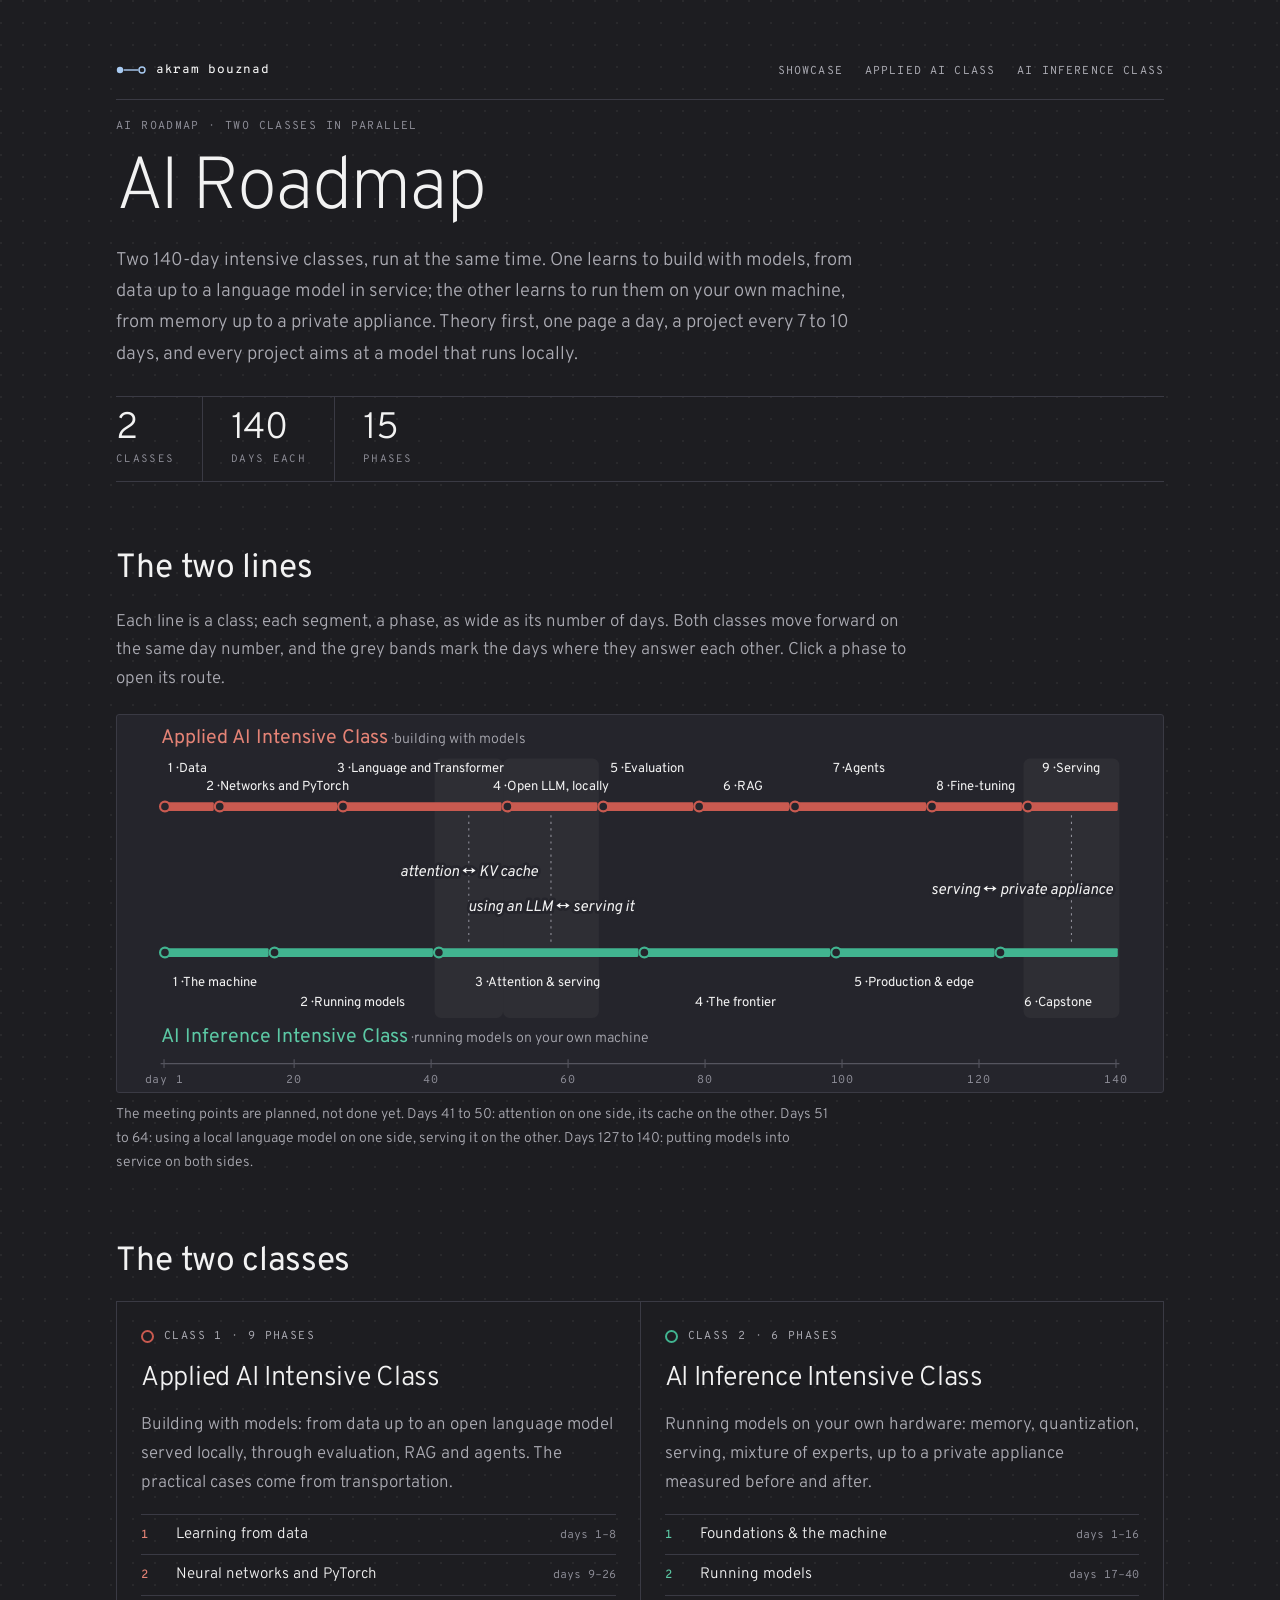
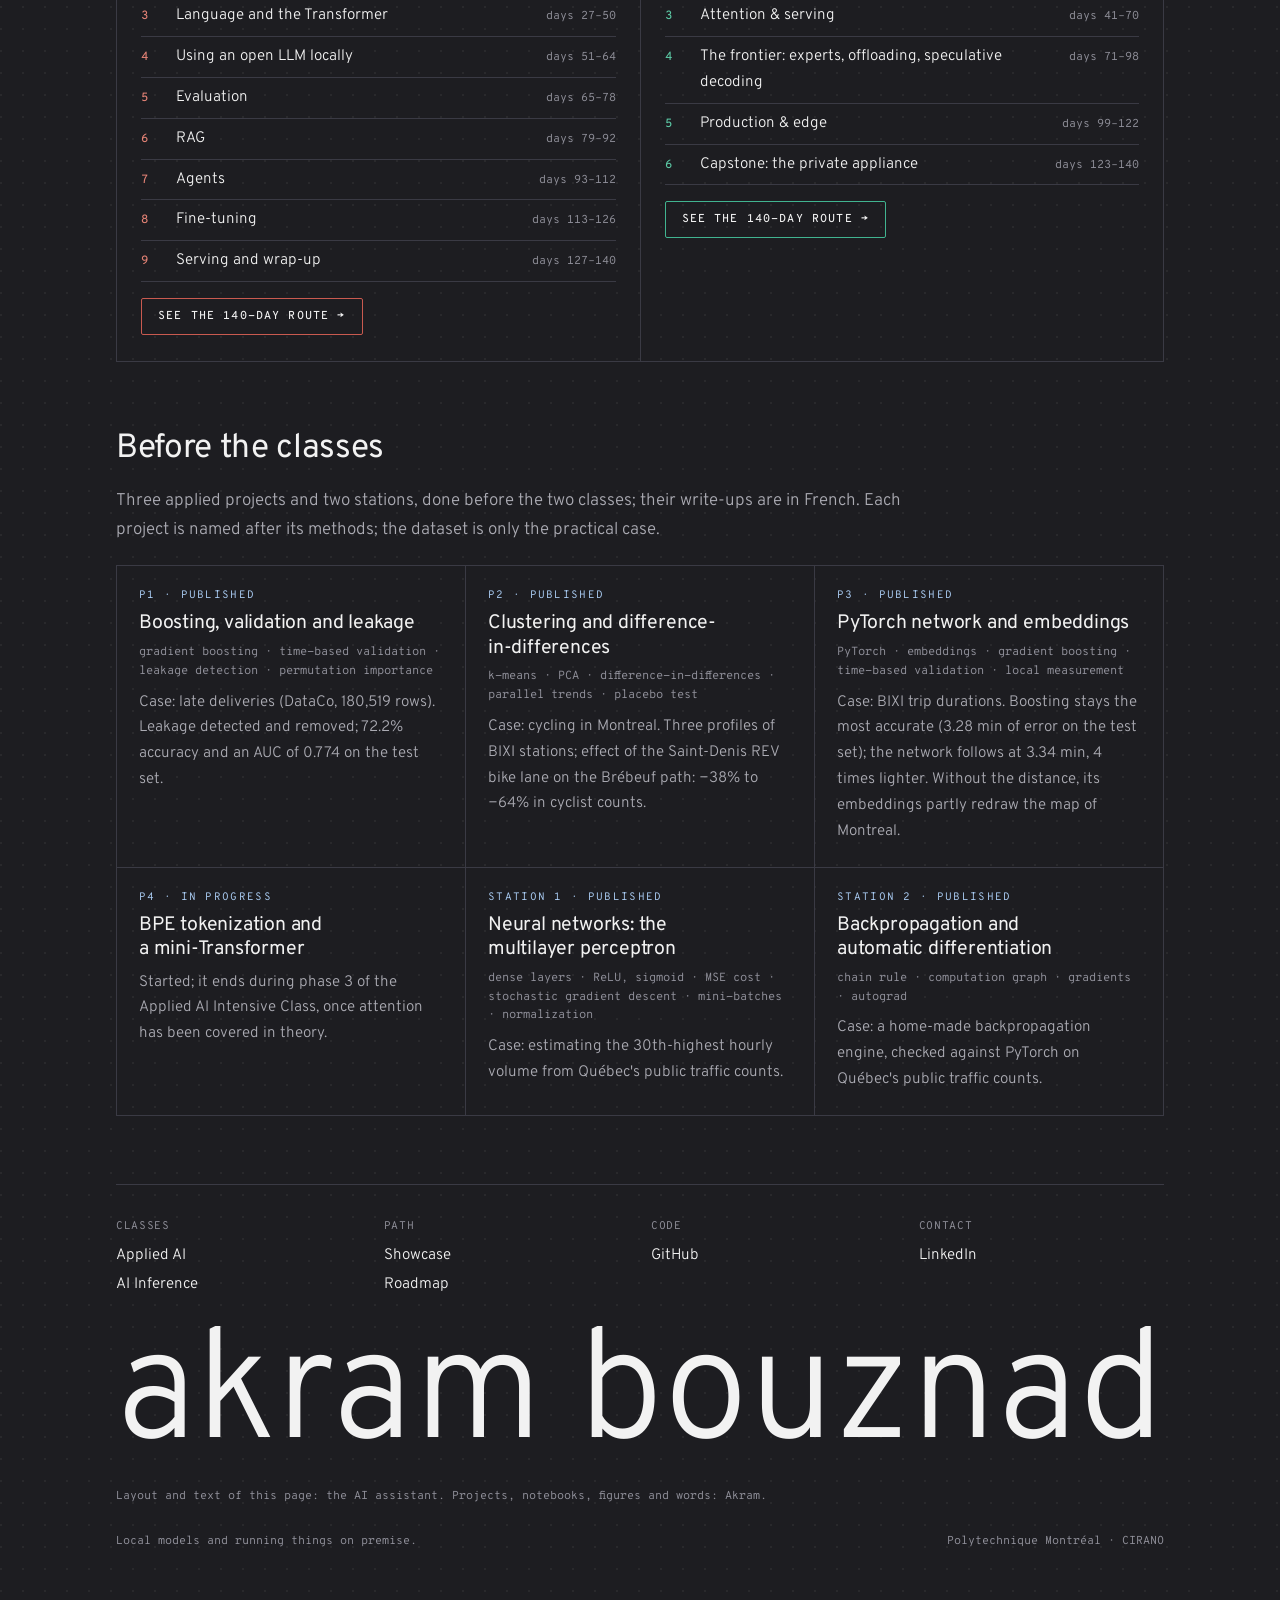
<file: docs/index.html>
<!doctype html>
<html lang="en">
<head>
<meta charset="utf-8">
<meta name="viewport" content="width=device-width, initial-scale=1, viewport-fit=cover">
<title>AI Roadmap</title>
<meta name="description" content="Two 140-day intensive classes run in parallel: building with AI models, and running them on your own machine. Theory first, one page a day.">
<link rel="preconnect" href="https://fonts.googleapis.com">
<link rel="preconnect" href="https://fonts.gstatic.com" crossorigin>
<link rel="stylesheet" href="https://fonts.googleapis.com/css2?family=Overpass+Mono:wght@400;500&family=Overpass:ital,wght@0,200..700;1,300..500&display=swap">
<style>
/* Page d'accueil du parcours : deux lignes parallèles, une par classe.
   Identité « Carte d'étude », la même que les classes et la vitrine : le charbon neutre d'une carte d'étude, une trame
   de points, des traits fins ; Overpass et Overpass Mono. Sombre seulement. Couleurs validées pour les daltoniens :
   la classe Applied AI prend le saumon (série 1), la classe AI Inference la menthe (série 2). */
:root {
  --fond: #1D1D21; --surface: #25252C; --relief: #2E2E36; --texte: #F2F2F2; --secondaire: #ABABB3; --discret: #8E8E98;
  --filet: #3A3A44; --filet-fort: #55555F; --signature: #A9CBF2; --accent: #A9CBF2; --sur-marque: #151517;
  --police-titre: "Overpass", "Segoe UI", system-ui, sans-serif;
  --police-texte: "Overpass", "Segoe UI", system-ui, sans-serif;
  --police-code: "Overpass Mono", ui-monospace, Consolas, monospace;
  --ia: #C95A50; --ia-texte: #E58376; --inference: #41B490; --inference-texte: #5CC9A5;
  color-scheme: dark;
}
* { box-sizing: border-box; }
body {
  margin: 0; background-color: var(--fond); background-image: radial-gradient(circle at 1px 1px, rgb(255 255 255 / 0.05) 1px, transparent 1.5px); background-size: 22px 22px; color: var(--texte); font-family: var(--police-texte); font-weight: 300;
  font-size: 17px; line-height: 1.7; -webkit-font-smoothing: antialiased; -moz-osx-font-smoothing: grayscale;
}
::selection { background: color-mix(in oklab, var(--signature) 35%, transparent); }
.accueil {
  max-width: 1080px; margin: 0 auto; display: grid; gap: 68px;
  padding-left: max(16px, env(safe-area-inset-left, 0px)); padding-right: max(16px, env(safe-area-inset-right, 0px)); padding-block: 22px 76px;
}
.accueil > * { min-width: 0; }
h1, h2, h3 { margin: 0; text-wrap: balance; font-family: var(--police-titre); font-weight: 400; letter-spacing: -0.01em; }
h1 { font-size: clamp(2.7rem, 7vw, 4.6rem); line-height: 1; font-weight: 200; letter-spacing: -0.035em; }
h2 { font-size: clamp(1.6rem, 3vw, 2.1rem); line-height: 1.12; }
h3 { font-size: 1.22rem; line-height: 1.25; }
strong, b { font-weight: 500; }
p, ol, ul { margin: 0; }
a { color: var(--accent); text-decoration-thickness: 1px; text-underline-offset: 3px; text-decoration-color: color-mix(in oklab, var(--accent) 45%, transparent); }
a:hover { text-decoration-color: var(--accent); }
a:focus-visible { outline: 2px solid var(--accent); outline-offset: 3px; }
section { display: grid; gap: 20px; }
section > * { min-width: 0; }

/* Barre du haut, la même sur tous les sites */
.barre { display: flex; flex-wrap: wrap; align-items: center; justify-content: space-between; gap: 10px 24px; padding-bottom: 14px; border-bottom: 1px solid var(--filet); }
.signature { display: inline-flex; align-items: center; gap: 10px; color: var(--texte); text-decoration: none; font: 500 0.78rem/1 var(--police-code); letter-spacing: 0.06em; }
.signature svg { width: 30px; height: 10px; color: var(--signature); flex: none; }
.liens-haut { display: flex; flex-wrap: wrap; gap: 6px 22px; list-style: none; padding: 0; margin: 0; }
.liens-haut a { font: 400 0.72rem/1.4 var(--police-code); letter-spacing: 0.1em; text-transform: uppercase; color: var(--secondaire); text-decoration: none; }
.liens-haut a:hover { color: var(--texte); }

/* En-tête : courbes de niveau discrètes */
.entete { display: grid; gap: 18px; position: relative; isolation: isolate; padding-top: 34px; }
.surtitre { font: 400 0.72rem/1.5 var(--police-code); letter-spacing: 0.12em; text-transform: uppercase; color: var(--discret); }
.chapeau { font-size: 1.15rem; color: var(--secondaire); max-width: 64ch; }
.faits { display: flex; flex-wrap: wrap; border-top: 1px solid var(--filet); border-bottom: 1px solid var(--filet); margin-top: 8px; }
.faits span {
  display: grid; gap: 4px; padding: 14px 28px 14px 0; margin-right: 28px; border-right: 1px solid var(--filet);
  font: 400 0.68rem/1.4 var(--police-code); letter-spacing: 0.12em; text-transform: uppercase; color: var(--discret);
}
.faits span:last-child { border-right: none; margin-right: 0; }
.faits b { font: 300 2.3rem/1 var(--police-titre); letter-spacing: 0; text-transform: none; color: var(--texte); }
.explication { max-width: 72ch; color: var(--secondaire); }

/* Les deux lignes : un plan de métro qui défile de côté sur téléphone plutôt que de rétrécir. */
.carte-lignes { margin: 0; display: grid; gap: 10px; }
.defilant { overflow-x: auto; border: 1px solid var(--filet); border-radius: 3px; background: var(--surface); }
#deux-lignes { display: block; width: 100%; min-width: 860px; height: auto; }
figcaption { color: var(--secondaire); font-size: 0.88rem; max-width: 80ch; }
.zone { fill: color-mix(in oklab, var(--texte) 5%, var(--surface)); }
.segment { stroke: none; }
.segment.ia { fill: var(--ia); }
.segment.inference { fill: var(--inference); }
.station { fill: var(--surface); stroke-width: 2; }
.station.ia { stroke: var(--ia); }
.station.inference { stroke: var(--inference); }
#deux-lignes a:hover .segment, #deux-lignes a:focus-visible .segment { stroke: var(--texte); stroke-width: 1.2; }
#deux-lignes a { outline: none; }
.titre-ligne { font: 400 18px var(--police-titre); }
.titre-ligne.ia { fill: var(--ia-texte); }
.titre-ligne.inference { fill: var(--inference-texte); }
.langue { font: 300 13px var(--police-texte); fill: var(--secondaire); }
.etiquette { font: 400 12px var(--police-texte); fill: var(--texte); }
.rencontre { font: italic 400 14px var(--police-titre); fill: var(--texte); paint-order: stroke; stroke: var(--surface); stroke-width: 5px; stroke-linejoin: round; }
.trait-rencontre { stroke: var(--discret); stroke-width: 1; stroke-dasharray: 2 4; }
.axe { stroke: var(--filet-fort); stroke-width: 1; }
.axe-texte { font: 400 10.5px var(--police-code); fill: var(--discret); letter-spacing: 0.06em; }

/* Les deux classes : une grille à filets */
.classes { display: grid; grid-template-columns: repeat(2, minmax(0, 1fr)); border-top: 1px solid var(--filet); border-left: 1px solid var(--filet); }
.classe { border-right: 1px solid var(--filet); border-bottom: 1px solid var(--filet); padding: 26px 24px; display: grid; gap: 16px; align-content: start; }
.classe.ia { --couleur: var(--ia); --couleur-texte: var(--ia-texte); }
.classe.inference { --couleur: var(--inference); --couleur-texte: var(--inference-texte); }
.classe .surtitre { display: flex; align-items: center; gap: 10px; }
.classe .surtitre::before { content: ""; width: 9px; height: 9px; border-radius: 50%; border: 2px solid var(--couleur); flex: none; }
.classe h3 { font-size: 1.7rem; font-weight: 300; }
.classe > p { color: var(--secondaire); }
.phases-carte { list-style: none; padding: 0; display: grid; font-size: 0.95rem; border-top: 1px solid var(--filet); }
.phases-carte li { display: grid; grid-template-columns: 1.8em minmax(0, 1fr) auto; gap: 8px; align-items: baseline; padding: 7px 0; border-bottom: 1px solid var(--filet); }
.phases-carte .num { font: 500 0.75rem var(--police-code); color: var(--couleur-texte); }
.phases-carte .jours { font: 400 0.72rem var(--police-code); color: var(--discret); white-space: nowrap; }
.bouton-classe {
  justify-self: start; font: 500 0.72rem/1 var(--police-code); letter-spacing: 0.1em; text-transform: uppercase;
  padding: 12px 16px 11px; border: 1px solid var(--couleur); border-radius: 2px; color: var(--texte); text-decoration: none;
}
.bouton-classe:hover { background: color-mix(in oklab, var(--couleur) 18%, transparent); }

/* Avant les classes : une grille à filets */
.avant { list-style: none; padding: 0; display: grid; grid-template-columns: repeat(auto-fit, minmax(290px, 1fr)); border-top: 1px solid var(--filet); border-left: 1px solid var(--filet); }
.avant li { border-right: 1px solid var(--filet); border-bottom: 1px solid var(--filet); padding: 22px; display: grid; gap: 8px; align-content: start; transition: background 0.15s; }
.avant li:hover { background: var(--surface); }
.avant .etat { font: 400 0.68rem/1.4 var(--police-code); letter-spacing: 0.12em; text-transform: uppercase; color: var(--signature); }
.avant h3 { font-size: 1.22rem; }
.avant h3 a { color: var(--texte); text-decoration: none; }
.avant h3 a:hover { color: var(--accent); }
.avant .notions { font: 400 0.74rem/1.6 var(--police-code); color: var(--discret); }
.avant p { font-size: 0.95rem; color: var(--secondaire); }

footer { display: grid; gap: 10px; color: var(--secondaire); font-size: 0.88rem; border-top: 1px solid var(--filet); padding-top: 22px; }
footer ul { padding-left: 1.2em; display: grid; gap: 4px; }

@media (max-width: 760px) {
  .classes { grid-template-columns: minmax(0, 1fr); }
  .accueil { gap: 52px; }
  .faits span { padding-right: 18px; margin-right: 18px; }
}
/* Le pied de page, le même sur tous les sites : des colonnes de liens, puis le nom en très grand. */
.pied { display: grid; gap: 28px; padding-top: 34px; border-top: 1px solid var(--filet); }
.pied-colonnes { display: grid; grid-template-columns: repeat(auto-fit, minmax(150px, 1fr)); gap: 22px; }
.pied-titre { font: 400 0.7rem/1.4 var(--police-code); letter-spacing: 0.06em; text-transform: uppercase; color: var(--discret); margin-bottom: 8px; }
.pied ul { list-style: none; padding: 0; display: grid; gap: 4px; }
.pied ul a { color: var(--texte); text-decoration: none; font-size: 0.95rem; }
.pied ul a:hover { color: var(--accent); }
.pied-nom { display: block; width: 100%; height: auto; }
.pied-nom text { font-family: var(--police-titre); font-weight: 300; fill: var(--texte); }
.pied-bas { display: flex; flex-wrap: wrap; justify-content: space-between; gap: 6px 20px; font: 400 0.72rem/1.4 var(--police-code); color: var(--discret); }
@media (prefers-reduced-motion: reduce) { * { transition: none !important; } }
</style>
</head>
<body>
<main class="accueil">
  <header class="entete">
    <nav class="barre" aria-label="Related pages">
      <a class="signature" href="https://akrambouznad789-cyber.github.io/"><svg viewBox="0 0 30 10" aria-hidden="true"><circle cx="4" cy="5" r="3.2" fill="currentColor"/><line x1="7.6" y1="5" x2="22.4" y2="5" stroke="currentColor" stroke-width="1.4"/><circle cx="26" cy="5" r="3" fill="none" stroke="currentColor" stroke-width="1.4"/></svg>akram bouznad</a>
      <ul class="liens-haut">
        <li><a href="https://akrambouznad789-cyber.github.io/">Showcase</a></li>
        <li><a href="https://akrambouznad789-cyber.github.io/applied-ai-intensive-class/">Applied AI class</a></li>
        <li><a href="https://akrambouznad789-cyber.github.io/ai-inference-intensive-class/">AI Inference class</a></li>
      </ul>
    </nav>
    <p class="surtitre">AI Roadmap · two classes in parallel</p>
    <h1>AI Roadmap</h1>
    <p class="chapeau">Two 140-day intensive classes, run at the same time. One learns to build with models, from data up to a language model in service; the other learns to run them on your own machine, from memory up to a private appliance. Theory first, one page a day, a project every 7 to 10 days, and every project aims at a model that runs locally.</p>
    <p class="faits"><span><b>2</b>classes</span><span><b>140</b>days each</span><span><b>15</b>phases</span></p>
  </header>

  <section aria-labelledby="lignes-titre">
    <h2 id="lignes-titre">The two lines</h2>
    <p class="explication">Each line is a class; each segment, a phase, as wide as its number of days. Both classes move forward on the same day number, and the grey bands mark the days where they answer each other. Click a phase to open its route.</p>
    <figure class="carte-lignes">
      <div class="defilant">
        <svg id="deux-lignes" viewBox="0 0 960 346" role="group" aria-label="The two classes over 140 days, phase by phase, with their three planned meeting points"></svg>
      </div>
      <figcaption>The meeting points are planned, not done yet. Days 41 to 50: attention on one side, its cache on the other. Days 51 to 64: using a local language model on one side, serving it on the other. Days 127 to 140: putting models into service on both sides.</figcaption>
    </figure>
  </section>

  <section aria-labelledby="classes-titre">
    <h2 id="classes-titre">The two classes</h2>
    <div class="classes" id="classes"></div>
  </section>

  <section aria-labelledby="avant-titre">
    <h2 id="avant-titre">Before the classes</h2>
    <p class="explication">Three applied projects and two stations, done before the two classes; their write-ups are in French. Each project is named after its methods; the dataset is only the practical case.</p>
    <ul class="avant">
      <li>
        <p class="etat">P1 · published</p>
        <h3><a href="https://github.com/akrambouznad789-cyber/roadmap-ia/tree/main/projets/P1-boosting-validation">Boosting, validation and leakage</a></h3>
        <p class="notions">gradient boosting · time-based validation · leakage detection · permutation importance</p>
        <p>Case: late deliveries (DataCo, 180,519 rows). Leakage detected and removed; 72.2% accuracy and an AUC of 0.774 on the test set.</p>
      </li>
      <li>
        <p class="etat">P2 · published</p>
        <h3><a href="https://github.com/akrambouznad789-cyber/roadmap-ia/tree/main/projets/P2-clustering-did">Clustering and difference-in-differences</a></h3>
        <p class="notions">k-means · PCA · difference-in-differences · parallel trends · placebo test</p>
        <p>Case: cycling in Montreal. Three profiles of BIXI stations; effect of the Saint-Denis REV bike lane on the Brébeuf path: −38% to −64% in cyclist counts.</p>
      </li>
      <li>
        <p class="etat">P3 · published</p>
        <h3><a href="https://github.com/akrambouznad789-cyber/roadmap-ia/tree/main/projets/P3-pytorch-plongements">PyTorch network and embeddings</a></h3>
        <p class="notions">PyTorch · embeddings · gradient boosting · time-based validation · local measurement</p>
        <p>Case: BIXI trip durations. Boosting stays the most accurate (3.28 min of error on the test set); the network follows at 3.34 min, 4 times lighter. Without the distance, its embeddings partly redraw the map of Montreal.</p>
      </li>
      <li>
        <p class="etat">P4 · in progress</p>
        <h3>BPE tokenization and a mini-Transformer</h3>
        <p>Started; it ends during phase 3 of the Applied AI Intensive Class, once attention has been covered in theory.</p>
      </li>
      <li>
        <p class="etat">Station 1 · published</p>
        <h3><a href="parcelles/01-reseau-neurones/">Neural networks: the multilayer perceptron</a></h3>
        <p class="notions">dense layers · ReLU, sigmoid · MSE cost · stochastic gradient descent · mini-batches · normalization</p>
        <p>Case: estimating the 30th-highest hourly volume from Québec's public traffic counts.</p>
      </li>
      <li>
        <p class="etat">Station 2 · published</p>
        <h3><a href="parcelles/02-retropropagation/">Backpropagation and automatic differentiation</a></h3>
        <p class="notions">chain rule · computation graph · gradients · autograd</p>
        <p>Case: a home-made backpropagation engine, checked against PyTorch on Québec's public traffic counts.</p>
      </li>
    </ul>
  </section>

<footer class="pied">
    <div class="pied-colonnes">
      <div><p class="pied-titre">Classes</p><ul><li><a href="https://akrambouznad789-cyber.github.io/applied-ai-intensive-class/">Applied AI</a></li><li><a href="https://akrambouznad789-cyber.github.io/ai-inference-intensive-class/">AI Inference</a></li></ul></div>
      <div><p class="pied-titre">Path</p><ul><li><a href="https://akrambouznad789-cyber.github.io/">Showcase</a></li><li><a href="https://akrambouznad789-cyber.github.io/roadmap-ia/">Roadmap</a></li></ul></div>
      <div><p class="pied-titre">Code</p><ul><li><a href="https://github.com/akrambouznad789-cyber">GitHub</a></li></ul></div>
      <div><p class="pied-titre">Contact</p><ul><li><a href="https://www.linkedin.com/in/akram-bouznad-68aa7b292/">LinkedIn</a></li></ul></div>
    </div>
    <svg class="pied-nom" viewBox="0 0 1000 128" role="img" aria-label="Akram Bouznad"><text x="0" y="106" font-size="150" textLength="1000" lengthAdjust="spacingAndGlyphs">akram bouznad</text></svg>
    <p class="pied-bas"><span>Layout and text of this page: the AI assistant. Projects, notebooks, figures and words: Akram.</span></p>
    <p class="pied-bas"><span>Local models and running things on premise.</span><span>Polytechnique Montréal · CIRANO</span></p>
  </footer>
</main>

<script>
  const NOMBRE_DE_JOURS = 140;
  // The phases of each class. They repeat the published route of each class (its docs/index.html):
  // a change of phase is copied here.
  const CLASSES = [
    {
      cle: "ia", nom: "Applied AI Intensive Class", langue: "building with models",
      adresse: "https://akrambouznad789-cyber.github.io/applied-ai-intensive-class/",
      surtitre: "Class 1 · 9 phases",
      resume: "Building with models: from data up to an open language model served locally, through evaluation, RAG and agents. The practical cases come from transportation.",
      bouton: "See the 140-day route →",
      phases: [
        { numero: 1, nom: "Learning from data", court: "Data", debut: 1, fin: 8 },
        { numero: 2, nom: "Neural networks and PyTorch", court: "Networks and PyTorch", debut: 9, fin: 26 },
        { numero: 3, nom: "Language and the Transformer", court: "Language and Transformer", debut: 27, fin: 50 },
        { numero: 4, nom: "Using an open LLM locally", court: "Open LLM, locally", debut: 51, fin: 64 },
        { numero: 5, nom: "Evaluation", court: "Evaluation", debut: 65, fin: 78 },
        { numero: 6, nom: "RAG", court: "RAG", debut: 79, fin: 92 },
        { numero: 7, nom: "Agents", court: "Agents", debut: 93, fin: 112 },
        { numero: 8, nom: "Fine-tuning", court: "Fine-tuning", debut: 113, fin: 126 },
        { numero: 9, nom: "Serving and wrap-up", court: "Serving", debut: 127, fin: 140 },
      ],
    },
    {
      cle: "inference", nom: "AI Inference Intensive Class", langue: "running models on your own machine",
      adresse: "https://akrambouznad789-cyber.github.io/ai-inference-intensive-class/",
      surtitre: "Class 2 · 6 phases",
      resume: "Running models on your own hardware: memory, quantization, serving, mixture of experts, up to a private appliance measured before and after.",
      bouton: "See the 140-day route →",
      phases: [
        { numero: 1, nom: "Foundations & the machine", court: "The machine", debut: 1, fin: 16 },
        { numero: 2, nom: "Running models", court: "Running models", debut: 17, fin: 40 },
        { numero: 3, nom: "Attention & serving", court: "Attention & serving", debut: 41, fin: 70 },
        { numero: 4, nom: "The frontier: experts, offloading, speculative decoding", court: "The frontier", debut: 71, fin: 98 },
        { numero: 5, nom: "Production & edge", court: "Production & edge", debut: 99, fin: 122 },
        { numero: 6, nom: "Capstone: the private appliance", court: "Capstone", debut: 123, fin: 140 },
      ],
    },
  ];
  // The days where the two classes answer each other. `ancre` places the text inside the grey band.
  const RENCONTRES = [
    { debut: 41, fin: 50, texte: "attention ↔ KV cache", y: 148, ancre: "middle" },
    { debut: 51, fin: 64, texte: "using an LLM ↔ serving it", y: 180, ancre: "middle" },
    { debut: 127, fin: 140, texte: "serving ↔ private appliance", y: 164, ancre: "end" },
  ];
  // Geometry of the diagram (viewBox 960 × 340): the AI class on top, the Inference class below.
  const GAUCHE = 40;
  const LARGEUR_UTILE = 880;
  const HAUTEUR_BARRE = 8;
  const POSITIONS = {
    ia: { yTitre: 26, yBarre: 80, yEtiquettes: [52, 69] },
    inference: { yTitre: 300, yBarre: 214, yEtiquettes: [249, 267] },
  };
  const xDuJour = (jour) => GAUCHE + ((jour - 1) * LARGEUR_UTILE) / NOMBRE_DE_JOURS;
  const SVG = "http://www.w3.org/2000/svg";

  function element(nom, attributs, parent) {
    const noeud = document.createElementNS(SVG, nom);
    for (const [cle, valeur] of Object.entries(attributs)) noeud.setAttribute(cle, valeur);
    parent.append(noeud);
    return noeud;
  }

  function texte(parent, contenu, attributs) {
    const noeud = element("text", attributs, parent);
    noeud.textContent = contenu;
    return noeud;
  }

  function dessinerLesDeuxLignes() {
    const svg = document.getElementById("deux-lignes");
    for (const rencontre of RENCONTRES) {
      element("rect", {
        class: "zone", rx: 6, x: xDuJour(rencontre.debut), y: 40,
        width: xDuJour(rencontre.fin + 1) - xDuJour(rencontre.debut), height: 238,
      }, svg);
    }
    for (const classe of CLASSES) {
      const position = POSITIONS[classe.cle];
      const titre = texte(svg, classe.nom, { class: `titre-ligne ${classe.cle}`, x: GAUCHE, y: position.yTitre });
      const langue = element("tspan", { class: "langue" }, titre);
      langue.textContent = `  · ${classe.langue}`;
      for (const phase of classe.phases) {
        const description = `Phase ${phase.numero} · ${phase.nom} · days ${phase.debut} to ${phase.fin}`;
        const lien = element("a", { href: `${classe.adresse}#phase-${phase.numero}`, "aria-label": description }, svg);
        const infobulle = element("title", {}, lien);
        infobulle.textContent = description;
        const debut = xDuJour(phase.debut);
        const fin = xDuJour(phase.fin + 1);
        element("rect", {
          class: `segment ${classe.cle}`, x: debut + 1.5, y: position.yBarre, rx: 1,
          width: fin - debut - 3, height: HAUTEUR_BARRE,
        }, lien);
        element("circle", { class: `station ${classe.cle}`, cx: debut + 4, cy: position.yBarre + HAUTEUR_BARRE / 2, r: 4.5 }, lien);
        // Labels alternate between two rows so they do not overlap.
        const rangee = position.yEtiquettes[(phase.numero - 1) % 2];
        texte(lien, `${phase.numero} · ${phase.court}`, { class: "etiquette", x: (debut + fin) / 2, y: rangee, "text-anchor": "middle" });
      }
    }
    for (const rencontre of RENCONTRES) {
      const debut = xDuJour(rencontre.debut);
      const fin = xDuJour(rencontre.fin + 1);
      const milieu = (debut + fin) / 2;
      element("line", { class: "trait-rencontre", x1: milieu, y1: POSITIONS.ia.yBarre + HAUTEUR_BARRE + 4, x2: milieu, y2: POSITIONS.inference.yBarre - 4 }, svg);
      const x = rencontre.ancre === "end" ? fin - 6 : milieu;
      texte(svg, rencontre.texte, { class: "rencontre", x, y: rencontre.y, "text-anchor": rencontre.ancre });
    }
    const yAxe = 334;
    element("line", { class: "axe", x1: GAUCHE, y1: yAxe - 14, x2: GAUCHE + LARGEUR_UTILE, y2: yAxe - 14 }, svg);
    for (const jour of [1, 20, 40, 60, 80, 100, 120, 140]) {
      const x = xDuJour(jour) + LARGEUR_UTILE / NOMBRE_DE_JOURS / 2;
      element("line", { class: "axe", x1: x, y1: yAxe - 18, x2: x, y2: yAxe - 10 }, svg);
      texte(svg, jour === 1 ? "day 1" : String(jour), { class: "axe-texte", x, y: yAxe + 4, "text-anchor": "middle" });
    }
  }

  function dessinerUneCarte(classe) {
    const carte = document.createElement("article");
    carte.className = `classe ${classe.cle}`;
    const surtitre = document.createElement("p");
    surtitre.className = "surtitre";
    surtitre.textContent = classe.surtitre;
    const titre = document.createElement("h3");
    titre.textContent = classe.nom;
    const resume = document.createElement("p");
    resume.textContent = classe.resume;
    const liste = document.createElement("ol");
    liste.className = "phases-carte";
    for (const phase of classe.phases) {
      const ligne = document.createElement("li");
      const numero = document.createElement("span");
      numero.className = "num";
      numero.textContent = phase.numero;
      const nom = document.createElement("span");
      nom.textContent = phase.nom;
      const jours = document.createElement("span");
      jours.className = "jours";
      jours.textContent = `days ${phase.debut}–${phase.fin}`;
      ligne.append(numero, nom, jours);
      liste.append(ligne);
    }
    const bouton = document.createElement("a");
    bouton.className = "bouton-classe";
    bouton.href = classe.adresse;
    bouton.textContent = classe.bouton;
    carte.append(surtitre, titre, resume, liste, bouton);
    return carte;
  }

  dessinerLesDeuxLignes();
  document.getElementById("classes").append(...CLASSES.map(dessinerUneCarte));
</script>
</body>
</html>
</file>
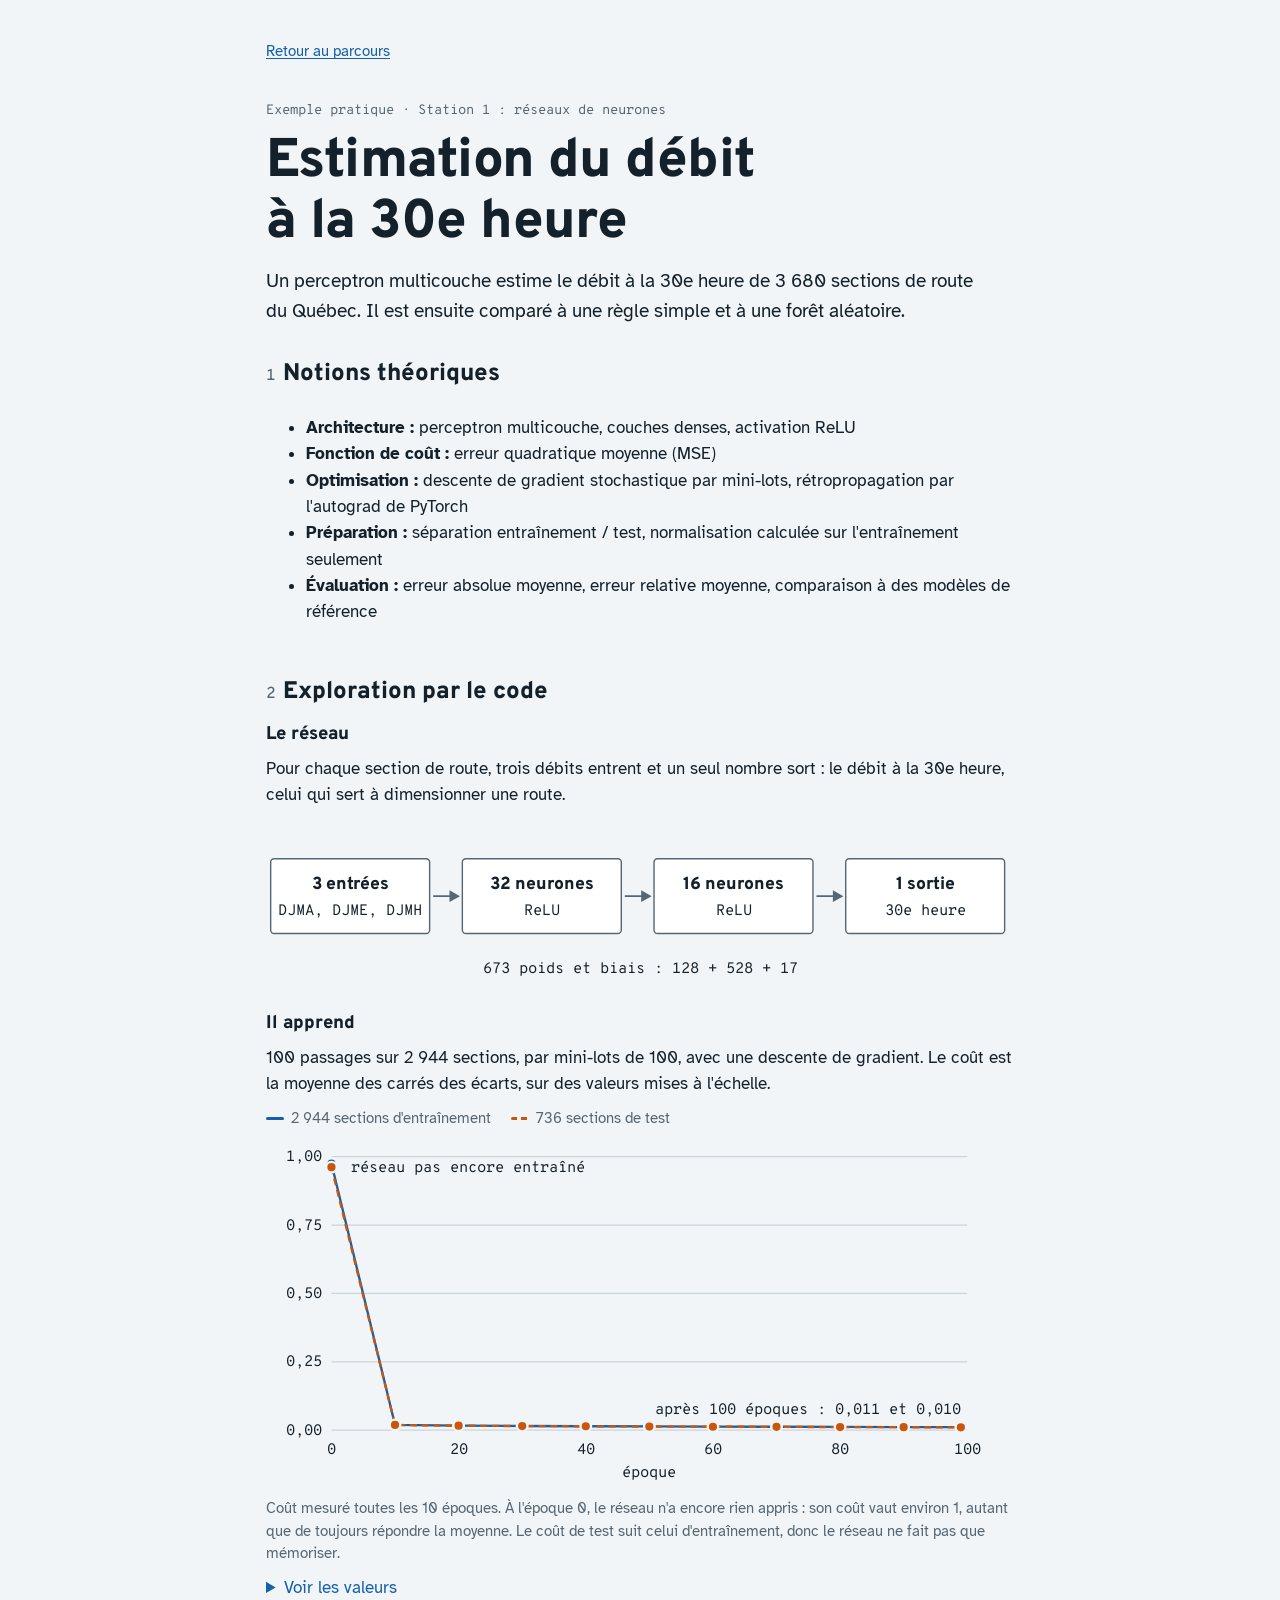
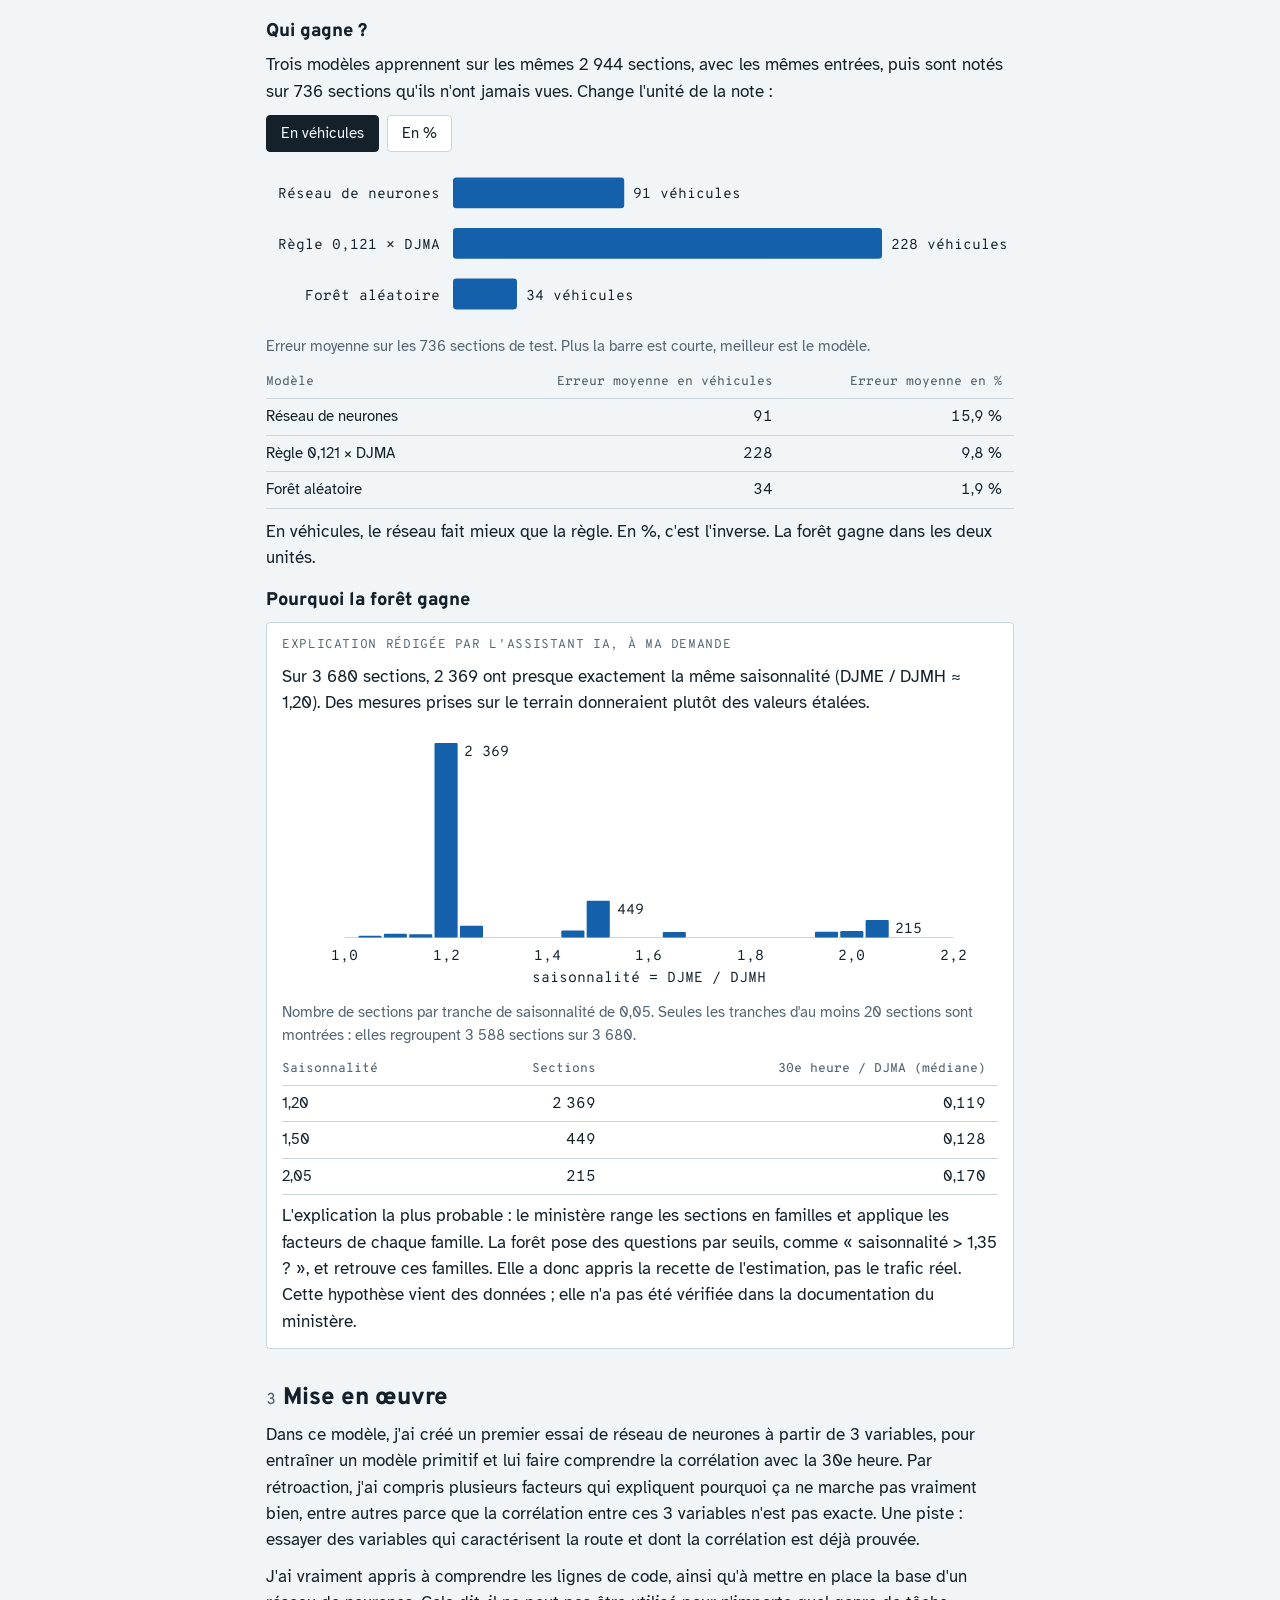
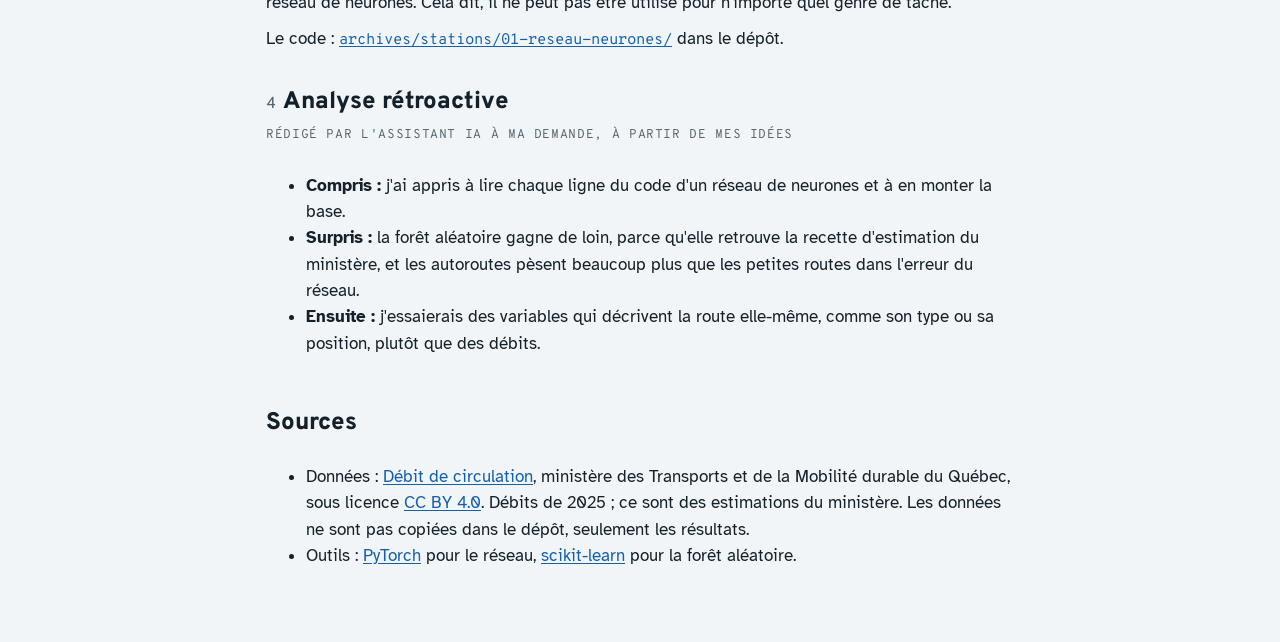
<file: docs/parcelles/01-reseau-neurones/index.html>
<!doctype html>
<html lang="fr">
<head>
<meta charset="utf-8">
<meta name="viewport" content="width=device-width, initial-scale=1, viewport-fit=cover">
<title>Estimation du débit à la 30e heure | Parcours IA</title>
<meta name="description" content="Exemple pratique : un perceptron multicouche estime le débit à la 30e heure de sections de route du Québec, comparé à une règle simple et à une forêt aléatoire.">
<link rel="preconnect" href="https://fonts.googleapis.com">
<link rel="preconnect" href="https://fonts.gstatic.com" crossorigin>
<link rel="stylesheet" href="https://fonts.googleapis.com/css2?family=Atkinson+Hyperlegible:wght@400;700&family=Overpass:wght@800&family=Overpass+Mono:wght@500&display=swap">
<link rel="stylesheet" href="../../style.css">
</head>
<body>
<main class="page parcelle">
  <p class="retour"><a href="../../index.html">Retour au parcours</a></p>

  <header>
    <p class="surtitre">Exemple pratique · Station 1 : réseaux de neurones</p>
    <h1>Estimation du débit à la 30e heure</h1>
    <p class="chapeau">Un perceptron multicouche estime le débit à la 30e heure de 3 680 sections de route du Québec. Il est ensuite comparé à une règle simple et à une forêt aléatoire.</p>
  </header>

  <section id="regarde">
    <h2><span class="numero">1</span>Notions théoriques</h2>
    <ul>
      <li><strong>Architecture :</strong> perceptron multicouche, couches denses, activation ReLU</li>
      <li><strong>Fonction de coût :</strong> erreur quadratique moyenne (MSE)</li>
      <li><strong>Optimisation :</strong> descente de gradient stochastique par mini-lots, rétropropagation par l'autograd de PyTorch</li>
      <li><strong>Préparation :</strong> séparation entraînement / test, normalisation calculée sur l'entraînement seulement</li>
      <li><strong>Évaluation :</strong> erreur absolue moyenne, erreur relative moyenne, comparaison à des modèles de référence</li>
    </ul>
  </section>

  <section id="demo">
    <h2><span class="numero">2</span>Exploration par le code</h2>

    <h3>Le réseau</h3>
    <p>Pour chaque section de route, trois débits entrent et un seul nombre sort : le débit à la 30e heure, celui qui sert à dimensionner une route.</p>
    <figure>
      <div class="defile">
        <svg viewBox="0 0 640 150" role="img" aria-label="Le réseau : 3 entrées, une couche cachée de 32 neurones, une de 16, et 1 sortie, soit 673 poids et biais.">
          <rect class="boite" x="4" y="34" width="136" height="64" rx="3"/>
          <text class="svg-titre" x="72" y="60" text-anchor="middle">3 entrées</text>
          <text class="svg-texte" x="72" y="82" text-anchor="middle">DJMA, DJME, DJMH</text>
          <line class="fleche" x1="143" y1="66" x2="158" y2="66"/><polygon class="pointe" points="166,66 157,61 157,71"/>
          <rect class="boite" x="168" y="34" width="136" height="64" rx="3"/>
          <text class="svg-titre" x="236" y="60" text-anchor="middle">32 neurones</text>
          <text class="svg-texte" x="236" y="82" text-anchor="middle">ReLU</text>
          <line class="fleche" x1="307" y1="66" x2="322" y2="66"/><polygon class="pointe" points="330,66 321,61 321,71"/>
          <rect class="boite" x="332" y="34" width="136" height="64" rx="3"/>
          <text class="svg-titre" x="400" y="60" text-anchor="middle">16 neurones</text>
          <text class="svg-texte" x="400" y="82" text-anchor="middle">ReLU</text>
          <line class="fleche" x1="471" y1="66" x2="486" y2="66"/><polygon class="pointe" points="494,66 485,61 485,71"/>
          <rect class="boite" x="496" y="34" width="136" height="64" rx="3"/>
          <text class="svg-titre" x="564" y="60" text-anchor="middle">1 sortie</text>
          <text class="svg-texte" x="564" y="82" text-anchor="middle">30e heure</text>
          <text class="svg-texte" x="320" y="132" text-anchor="middle">673 poids et biais : 128 + 528 + 17</text>
        </svg>
      </div>
    </figure>

    <h3>Il apprend</h3>
    <p>100 passages sur 2 944 sections, par mini-lots de 100, avec une descente de gradient. Le coût est la moyenne des carrés des écarts, sur des valeurs mises à l'échelle.</p>
    <figure>
      <div class="legende"><span><i class="serie-1"></i>2 944 sections d'entraînement</span><span><i class="serie-2"></i>736 sections de test</span></div>
      <div class="defile" id="graphique-courbe"></div>
      <figcaption>Coût mesuré toutes les 10 époques. À l'époque 0, le réseau n'a encore rien appris : son coût vaut environ 1, autant que de toujours répondre la moyenne. Le coût de test suit celui d'entraînement, donc le réseau ne fait pas que mémoriser.</figcaption>
    </figure>
    <details>
      <summary>Voir les valeurs</summary>
      <div class="defile"><table class="tableau" id="tableau-courbe"><thead><tr><th>Époque</th><th class="nombre">Coût entraînement</th><th class="nombre">Coût test</th></tr></thead><tbody></tbody></table></div>
    </details>

    <h3>Qui gagne ?</h3>
    <p>Trois modèles apprennent sur les mêmes 2 944 sections, avec les mêmes entrées, puis sont notés sur 736 sections qu'ils n'ont jamais vues. Change l'unité de la note :</p>
    <div class="bascule" role="group" aria-label="Unité de l'erreur">
      <button type="button" id="bouton-vehicules" aria-pressed="true">En véhicules</button>
      <button type="button" id="bouton-pourcentage" aria-pressed="false">En %</button>
    </div>
    <figure>
      <div class="defile" id="graphique-scores"></div>
      <figcaption id="legende-scores">Erreur moyenne sur les 736 sections de test. Plus la barre est courte, meilleur est le modèle.</figcaption>
    </figure>
    <div class="defile">
      <table class="tableau" id="tableau-scores"><thead><tr><th>Modèle</th><th class="nombre">Erreur moyenne en véhicules</th><th class="nombre">Erreur moyenne en %</th></tr></thead><tbody></tbody></table>
    </div>
    <p>En véhicules, le réseau fait mieux que la règle. En %, c'est l'inverse. La forêt gagne dans les deux unités.</p>

    <h3>Pourquoi la forêt gagne</h3>
    <div class="encadre">
      <p class="etiquette">Explication rédigée par l'assistant IA, à ma demande</p>
      <p>Sur 3 680 sections, 2 369 ont presque exactement la même saisonnalité (DJME / DJMH ≈ 1,20). Des mesures prises sur le terrain donneraient plutôt des valeurs étalées.</p>
      <figure>
        <div class="defile" id="graphique-familles"></div>
        <figcaption>Nombre de sections par tranche de saisonnalité de 0,05. Seules les tranches d'au moins 20 sections sont montrées : elles regroupent 3 588 sections sur 3 680.</figcaption>
      </figure>
      <div class="defile">
        <table class="tableau" id="tableau-familles"><thead><tr><th>Saisonnalité</th><th class="nombre">Sections</th><th class="nombre">30e heure / DJMA (médiane)</th></tr></thead><tbody></tbody></table>
      </div>
      <p>L'explication la plus probable : le ministère range les sections en familles et applique les facteurs de chaque famille. La forêt pose des questions par seuils, comme « saisonnalité &gt; 1,35 ? », et retrouve ces familles. Elle a donc appris la recette de l'estimation, pas le trafic réel. Cette hypothèse vient des données ; elle n'a pas été vérifiée dans la documentation du ministère.</p>
    </div>
  </section>

  <section id="main">
    <h2><span class="numero">3</span>Mise en œuvre</h2>
    <p>Dans ce modèle, j'ai créé un premier essai de réseau de neurones à partir de 3 variables, pour entraîner un modèle primitif et lui faire comprendre la corrélation avec la 30e heure. Par rétroaction, j'ai compris plusieurs facteurs qui expliquent pourquoi ça ne marche pas vraiment bien, entre autres parce que la corrélation entre ces 3 variables n'est pas exacte. Une piste : essayer des variables qui caractérisent la route et dont la corrélation est déjà prouvée.</p>
    <p>J'ai vraiment appris à comprendre les lignes de code, ainsi qu'à mettre en place la base d'un réseau de neurones. Cela dit, il ne peut pas être utilisé pour n'importe quel genre de tâche.</p>
    <p>Le code : <a href="https://github.com/akrambouznad789-cyber/roadmap-ia/tree/main/archives/stations/01-reseau-neurones"><code>archives/stations/01-reseau-neurones/</code></a> dans le dépôt.</p>
  </section>

  <section id="mots">
    <h2><span class="numero">4</span>Analyse rétroactive</h2>
    <p class="etiquette">Rédigé par l'assistant IA à ma demande, à partir de mes idées</p>
    <ul>
      <li><strong>Compris :</strong> j'ai appris à lire chaque ligne du code d'un réseau de neurones et à en monter la base.</li>
      <li><strong>Surpris :</strong> la forêt aléatoire gagne de loin, parce qu'elle retrouve la recette d'estimation du ministère, et les autoroutes pèsent beaucoup plus que les petites routes dans l'erreur du réseau.</li>
      <li><strong>Ensuite :</strong> j'essaierais des variables qui décrivent la route elle-même, comme son type ou sa position, plutôt que des débits.</li>
    </ul>
  </section>

  <section id="sources">
    <h2>Sources</h2>
    <ul>
      <li>Données : <a href="https://www.donneesquebec.ca/recherche/dataset/debit-de-circulation">Débit de circulation</a>, ministère des Transports et de la Mobilité durable du Québec, sous licence <a href="https://creativecommons.org/licenses/by/4.0/deed.fr">CC BY 4.0</a>. Débits de 2025 ; ce sont des estimations du ministère. Les données ne sont pas copiées dans le dépôt, seulement les résultats.</li>
      <li>Outils : <a href="https://pytorch.org/">PyTorch</a> pour le réseau, <a href="https://scikit-learn.org/">scikit-learn</a> pour la forêt aléatoire.</li>
    </ul>
  </section>

</main>

<script>
// Valeurs copiées des fichiers de résultats produits par le script de la station :
// courbe_apprentissage.csv, resultats.csv et familles_saisonnalite.csv.
const COURBE_APPRENTISSAGE = [
  [0, 0.9752, 0.9618], [10, 0.0197, 0.0191], [20, 0.0166, 0.0165], [30, 0.0153, 0.0150],
  [40, 0.0145, 0.0144], [50, 0.0138, 0.0133], [60, 0.0130, 0.0126], [70, 0.0125, 0.0123],
  [80, 0.0120, 0.0112], [90, 0.0114, 0.0110], [99, 0.0110, 0.0103],
];
const SCORES = [
  { modele: "Réseau de neurones", vehicules: 91, pourcentage: 15.9 },
  { modele: "Règle 0,121 × DJMA", vehicules: 228, pourcentage: 9.8 },
  { modele: "Forêt aléatoire", vehicules: 34, pourcentage: 1.9 },
];
const FAMILLES = [
  [1.05, 21, 0.078], [1.10, 45, 0.084], [1.15, 40, 0.102], [1.20, 2369, 0.119], [1.25, 143, 0.120],
  [1.45, 86, 0.126], [1.50, 449, 0.128], [1.65, 69, 0.168], [1.95, 72, 0.164], [2.00, 79, 0.167], [2.05, 215, 0.170],
];

const enFrancais = (nombre, decimales) => nombre.toLocaleString("fr-CA", { minimumFractionDigits: decimales, maximumFractionDigits: decimales });

function dessinerCourbe() {
  const gauche = 56, droite = 600, haut = 16, bas = 250;
  const xEcran = (epoque) => gauche + (epoque / 100) * (droite - gauche);
  const yEcran = (cout) => bas - cout * (bas - haut);
  const morceaux = [];
  for (const cout of [0, 0.25, 0.5, 0.75, 1]) {
    morceaux.push(`<line class="grille" x1="${gauche}" y1="${yEcran(cout)}" x2="${droite}" y2="${yEcran(cout)}"/>`);
    morceaux.push(`<text class="svg-texte" x="${gauche - 8}" y="${yEcran(cout) + 4}" text-anchor="end">${enFrancais(cout, 2)}</text>`);
  }
  for (const epoque of [0, 20, 40, 60, 80, 100]) {
    morceaux.push(`<text class="svg-texte" x="${xEcran(epoque)}" y="${bas + 20}" text-anchor="middle">${epoque}</text>`);
  }
  morceaux.push(`<text class="svg-texte" x="${(gauche + droite) / 2}" y="${bas + 40}" text-anchor="middle">époque</text>`);
  for (const [colonne, classe, nom] of [[1, "serie-1", "entraînement"], [2, "serie-2", "test"]]) {
    const points = COURBE_APPRENTISSAGE.map((ligne) => `${xEcran(ligne[0])},${yEcran(ligne[colonne])}`).join(" ");
    morceaux.push(`<polyline class="courbe-${classe}" points="${points}"/>`);
    for (const ligne of COURBE_APPRENTISSAGE) {
      morceaux.push(`<circle class="point-${classe}" cx="${xEcran(ligne[0])}" cy="${yEcran(ligne[colonne])}" r="4.5"><title>Époque ${ligne[0]}, coût ${nom} : ${enFrancais(ligne[colonne], 4)}</title></circle>`);
    }
  }
  morceaux.push(`<text class="svg-texte" x="${xEcran(3)}" y="${yEcran(0.96) + 4}">réseau pas encore entraîné</text>`);
  const dernier = COURBE_APPRENTISSAGE[COURBE_APPRENTISSAGE.length - 1];
  morceaux.push(`<text class="svg-texte" x="${xEcran(dernier[0])}" y="${yEcran(0) - 14}" text-anchor="end">après 100 époques : ${enFrancais(dernier[1], 3)} et ${enFrancais(dernier[2], 3)}</text>`);
  document.getElementById("graphique-courbe").innerHTML =
    `<svg viewBox="0 0 640 300" role="img" aria-label="Le coût passe d'environ 1 à environ 0,01 au fil des époques, pour l'entraînement comme pour le test.">${morceaux.join("")}</svg>`;
  document.querySelector("#tableau-courbe tbody").innerHTML = COURBE_APPRENTISSAGE
    .map(([epoque, entrainement, test]) => `<tr><td>${epoque}</td><td class="nombre">${enFrancais(entrainement, 4)}</td><td class="nombre">${enFrancais(test, 4)}</td></tr>`)
    .join("");
}

function dessinerScores(unite) {
  const gauche = 170, droite = 560;
  const valeurMaximale = Math.max(...SCORES.map((score) => score[unite]));
  const formater = (valeur) => unite === "vehicules" ? `${valeur} véhicules` : `${enFrancais(valeur, 1)} %`;
  const morceaux = SCORES.map((score, indice) => {
    const y = 14 + indice * 46;
    const longueur = (score[unite] / valeurMaximale) * (droite - gauche);
    return `<text class="svg-texte" x="${gauche - 12}" y="${y + 19}" text-anchor="end">${score.modele}</text>`
      + `<rect class="barre" x="${gauche}" y="${y}" width="${longueur}" height="28" rx="3"><title>${score.modele} : ${formater(score[unite])}</title></rect>`
      + `<text class="svg-texte" x="${gauche + longueur + 8}" y="${y + 19}">${formater(score[unite])}</text>`;
  });
  document.getElementById("graphique-scores").innerHTML =
    `<svg viewBox="0 0 680 150" role="img" aria-label="Erreur moyenne des trois modèles ${unite === "vehicules" ? "en véhicules" : "en pourcentage"}.">${morceaux.join("")}</svg>`;
  document.getElementById("bouton-vehicules").setAttribute("aria-pressed", String(unite === "vehicules"));
  document.getElementById("bouton-pourcentage").setAttribute("aria-pressed", String(unite === "pourcentage"));
}

function dessinerFamilles() {
  const gauche = 56, droite = 600, haut = 16, bas = 190;
  const saisonnaliteMinimale = 1.0, saisonnaliteMaximale = 2.2, largeurTranche = 0.05;
  const xEcran = (saisonnalite) => gauche + (saisonnalite - saisonnaliteMinimale) / (saisonnaliteMaximale - saisonnaliteMinimale) * (droite - gauche);
  const sectionsMaximum = Math.max(...FAMILLES.map((famille) => famille[1]));
  const largeurBarre = xEcran(saisonnaliteMinimale + largeurTranche) - xEcran(saisonnaliteMinimale) - 2;
  const morceaux = [`<line class="grille" x1="${gauche}" y1="${bas}" x2="${droite}" y2="${bas}"/>`];
  for (const [saisonnalite, sections, ratio] of FAMILLES) {
    const hauteur = (sections / sectionsMaximum) * (bas - haut);
    morceaux.push(`<rect class="barre" x="${xEcran(saisonnalite) - largeurBarre / 2}" y="${bas - hauteur}" width="${largeurBarre}" height="${hauteur}" rx="1"><title>Saisonnalité ${enFrancais(saisonnalite, 2)} : ${sections.toLocaleString("fr-CA")} sections, 30e heure / DJMA médian ${enFrancais(ratio, 3)}</title></rect>`);
    if (sections >= 200) {
      morceaux.push(`<text class="svg-texte" x="${xEcran(saisonnalite) + largeurBarre / 2 + 6}" y="${bas - hauteur + 12}">${sections.toLocaleString("fr-CA")}</text>`);
    }
  }
  for (const graduation of [1.0, 1.2, 1.4, 1.6, 1.8, 2.0, 2.2]) {
    morceaux.push(`<text class="svg-texte" x="${xEcran(graduation)}" y="${bas + 20}" text-anchor="middle">${enFrancais(graduation, 1)}</text>`);
  }
  morceaux.push(`<text class="svg-texte" x="${(gauche + droite) / 2}" y="${bas + 40}" text-anchor="middle">saisonnalité = DJME / DJMH</text>`);
  document.getElementById("graphique-familles").innerHTML =
    `<svg viewBox="0 0 640 240" role="img" aria-label="Trois pics nets : 2 369 sections autour de 1,20, 449 autour de 1,50 et 215 autour de 2,05.">${morceaux.join("")}</svg>`;
  document.querySelector("#tableau-familles tbody").innerHTML = FAMILLES
    .filter(([, sections]) => sections >= 200)
    .map(([saisonnalite, sections, ratio]) => `<tr><td>${enFrancais(saisonnalite, 2)}</td><td class="nombre">${sections.toLocaleString("fr-CA")}</td><td class="nombre">${enFrancais(ratio, 3)}</td></tr>`)
    .join("");
}

document.querySelector("#tableau-scores tbody").innerHTML = SCORES
  .map((score) => `<tr><td>${score.modele}</td><td class="nombre">${score.vehicules}</td><td class="nombre">${enFrancais(score.pourcentage, 1)} %</td></tr>`)
  .join("");
document.getElementById("bouton-vehicules").addEventListener("click", () => dessinerScores("vehicules"));
document.getElementById("bouton-pourcentage").addEventListener("click", () => dessinerScores("pourcentage"));
dessinerCourbe();
dessinerScores("vehicules");
dessinerFamilles();
</script>
</body>
</html>
</file>
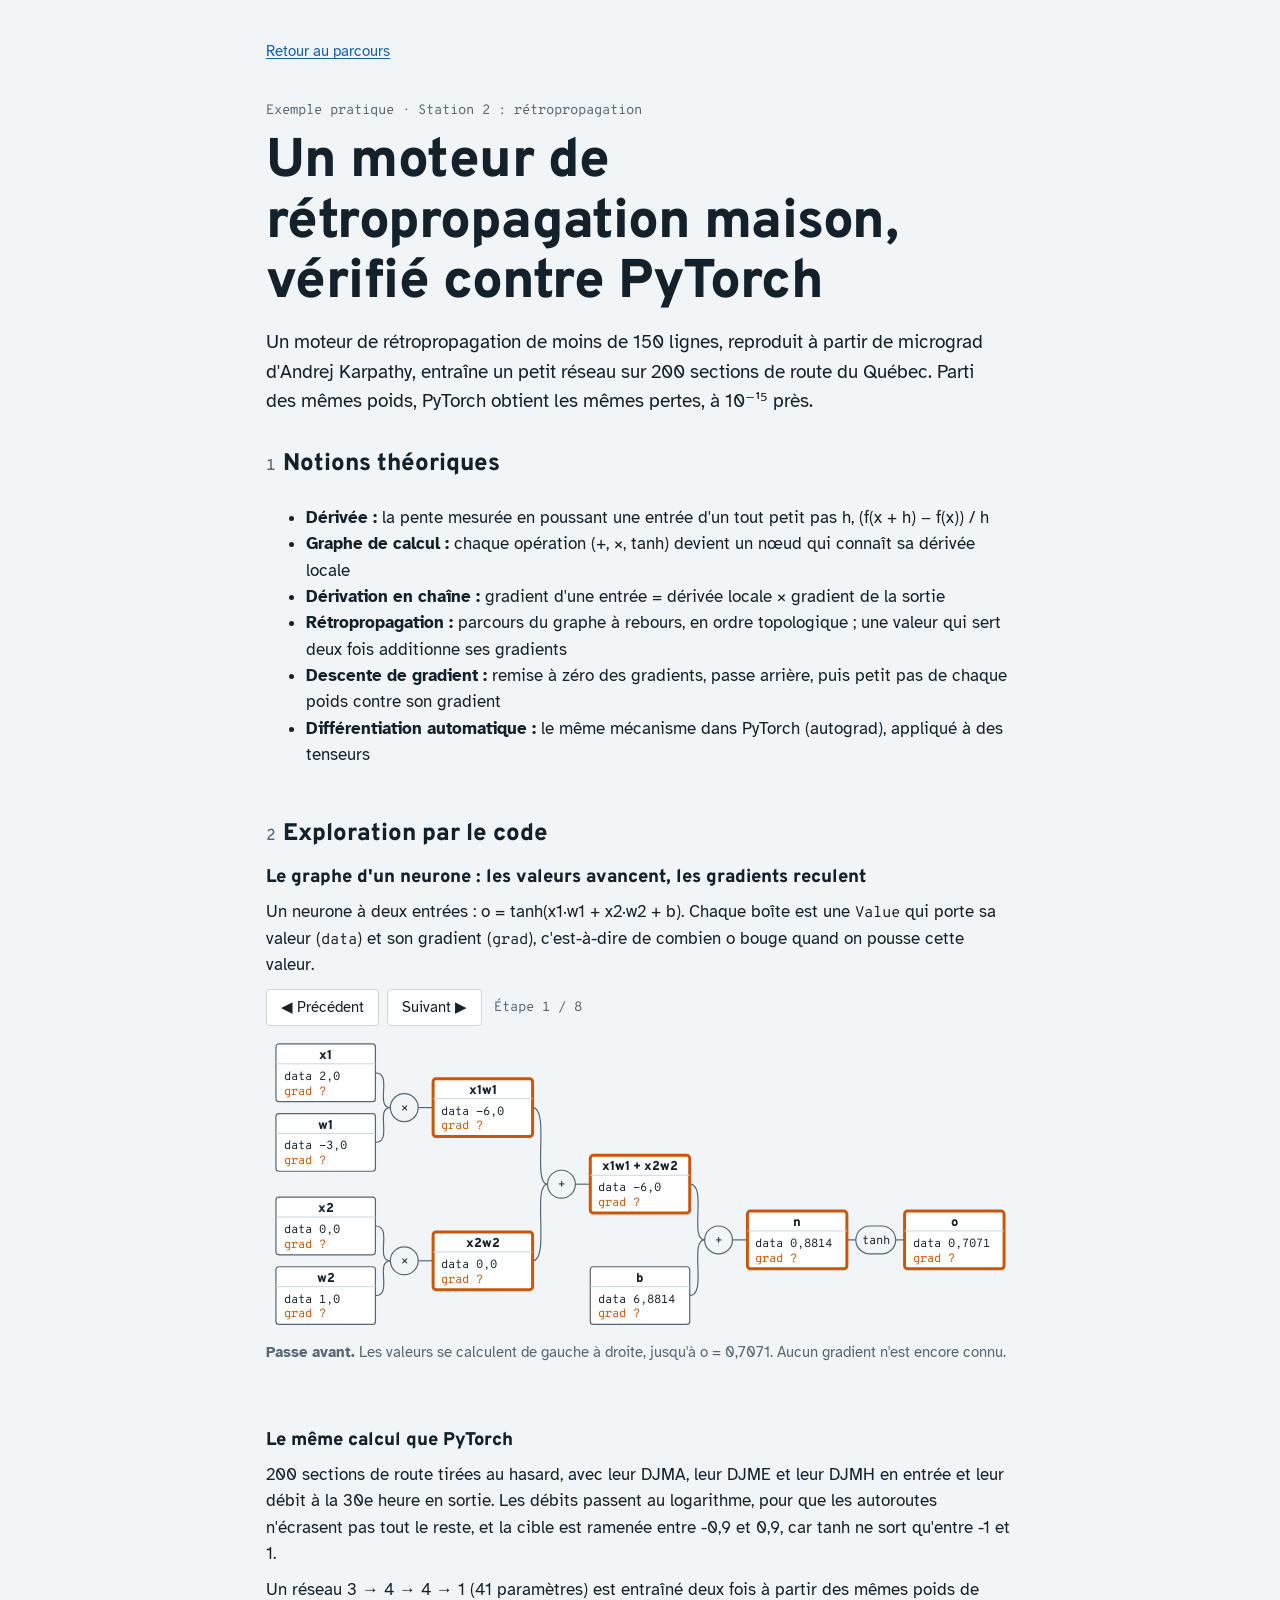
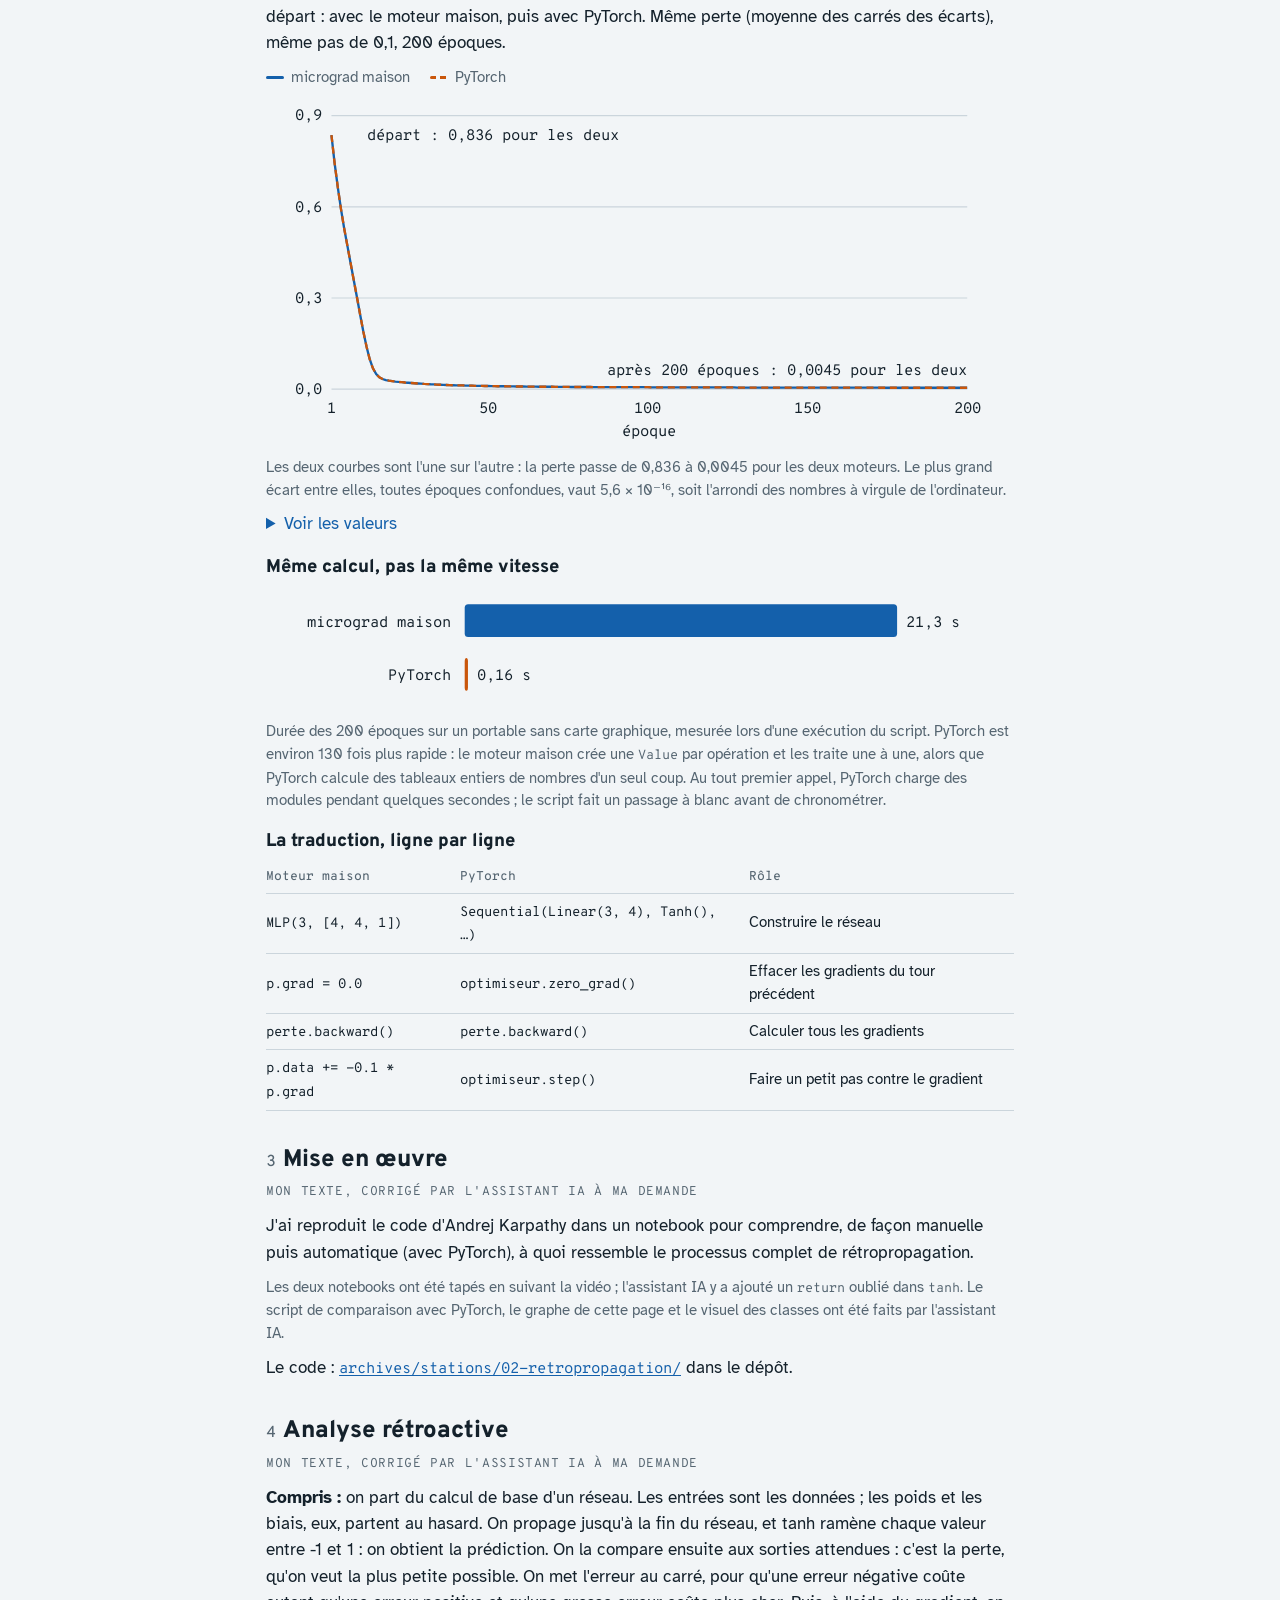
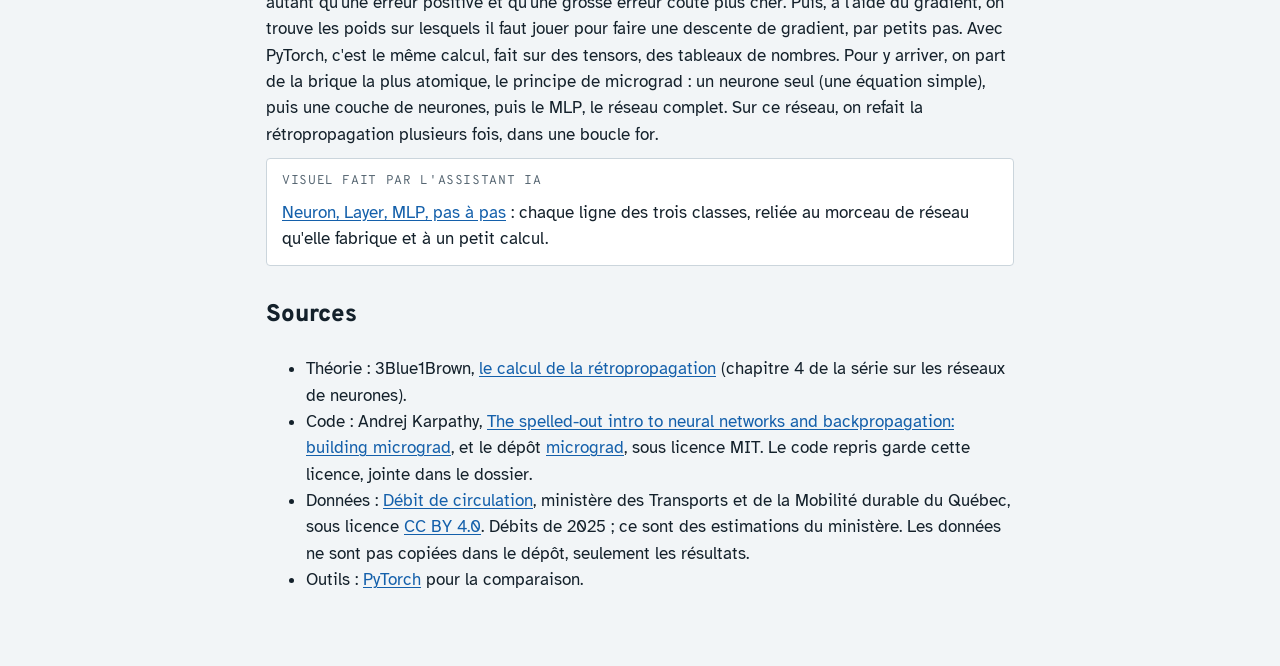
<file: docs/parcelles/02-retropropagation/index.html>
<!doctype html>
<html lang="fr">
<head>
<meta charset="utf-8">
<meta name="viewport" content="width=device-width, initial-scale=1, viewport-fit=cover">
<title>Un moteur de rétropropagation maison, vérifié contre PyTorch | Parcours IA</title>
<meta name="description" content="Exemple pratique : un moteur de rétropropagation reproduit à partir de micrograd entraîne un petit réseau sur des débits routiers du Québec, et PyTorch obtient les mêmes pertes, à 10⁻¹⁵ près.">
<link rel="preconnect" href="https://fonts.googleapis.com">
<link rel="preconnect" href="https://fonts.gstatic.com" crossorigin>
<link rel="stylesheet" href="https://fonts.googleapis.com/css2?family=Atkinson+Hyperlegible:wght@400;700&family=Overpass:wght@800&family=Overpass+Mono:wght@500&display=swap">
<link rel="stylesheet" href="../../style.css">
<style>
/* Propre à cette page : le graphe d'un neurone, parcouru pas à pas. */
.pas-a-pas { display: flex; flex-wrap: wrap; align-items: center; gap: 8px 12px; }
.compteur { font-family: var(--chasse-fixe); font-size: 0.85rem; color: var(--discret); }
.explication-etape { min-height: 4.8em; }
.explication-etape .formule { font-family: var(--chasse-fixe); font-size: 0.95rem; }
.noeud rect { fill: var(--surface); stroke: var(--discret); stroke-width: 1.2; }
.noeud .separation { stroke: var(--filet); stroke-width: 1; }
.noeud.actif rect { stroke: var(--ligne-orange); stroke-width: 3; }
.nom-noeud { font-family: var(--titre); font-weight: 800; font-size: 13px; fill: currentColor; }
.valeur-noeud { font-family: var(--chasse-fixe); font-size: 12px; fill: currentColor; }
.grad-noeud { font-family: var(--chasse-fixe); font-size: 12px; fill: var(--ligne-orange); }
.operation circle, .operation rect { fill: var(--fond); stroke: var(--discret); stroke-width: 1.2; }
.operation text { font-family: var(--chasse-fixe); font-size: 12px; fill: currentColor; }
.lien { stroke: var(--discret); stroke-width: 1.2; fill: none; }
.cache { visibility: hidden; }
.barre-micrograd { fill: var(--serie-1); }
.barre-pytorch { fill: var(--serie-2); }
</style>
</head>
<body>
<main class="page parcelle">
  <p class="retour"><a href="../../index.html">Retour au parcours</a></p>

  <header>
    <p class="surtitre">Exemple pratique · Station 2 : rétropropagation</p>
    <h1>Un moteur de rétropropagation maison, vérifié contre PyTorch</h1>
    <p class="chapeau">Un moteur de rétropropagation de moins de 150 lignes, reproduit à partir de micrograd d'Andrej Karpathy, entraîne un petit réseau sur 200 sections de route du Québec. Parti des mêmes poids, PyTorch obtient les mêmes pertes, à 10⁻¹⁵ près.</p>
  </header>

  <section id="regarde">
    <h2><span class="numero">1</span>Notions théoriques</h2>
    <ul>
      <li><strong>Dérivée :</strong> la pente mesurée en poussant une entrée d'un tout petit pas h, (f(x + h) − f(x)) / h</li>
      <li><strong>Graphe de calcul :</strong> chaque opération (+, ×, tanh) devient un nœud qui connaît sa dérivée locale</li>
      <li><strong>Dérivation en chaîne :</strong> gradient d'une entrée = dérivée locale × gradient de la sortie</li>
      <li><strong>Rétropropagation :</strong> parcours du graphe à rebours, en ordre topologique ; une valeur qui sert deux fois additionne ses gradients</li>
      <li><strong>Descente de gradient :</strong> remise à zéro des gradients, passe arrière, puis petit pas de chaque poids contre son gradient</li>
      <li><strong>Différentiation automatique :</strong> le même mécanisme dans PyTorch (autograd), appliqué à des tenseurs</li>
    </ul>
  </section>

  <section id="demo">
    <h2><span class="numero">2</span>Exploration par le code</h2>

    <h3>Le graphe d'un neurone : les valeurs avancent, les gradients reculent</h3>
    <p>Un neurone à deux entrées : o = tanh(x1·w1 + x2·w2 + b). Chaque boîte est une <code>Value</code> qui porte sa valeur (<code>data</code>) et son gradient (<code>grad</code>), c'est-à-dire de combien o bouge quand on pousse cette valeur.</p>
    <div class="pas-a-pas">
      <div class="bascule">
        <button type="button" id="etape-precedente">◀ Précédent</button>
        <button type="button" id="etape-suivante">Suivant ▶</button>
      </div>
      <span class="compteur" id="compteur-etape"></span>
    </div>
    <figure>
      <div class="defile" id="graphe-neurone"></div>
      <figcaption class="explication-etape" id="explication-etape" aria-live="polite"></figcaption>
    </figure>

    <h3>Le même calcul que PyTorch</h3>
    <p>200 sections de route tirées au hasard, avec leur DJMA, leur DJME et leur DJMH en entrée et leur débit à la 30e heure en sortie. Les débits passent au logarithme, pour que les autoroutes n'écrasent pas tout le reste, et la cible est ramenée entre -0,9 et 0,9, car tanh ne sort qu'entre -1 et 1.</p>
    <p>Un réseau 3 → 4 → 4 → 1 (41 paramètres) est entraîné deux fois à partir des mêmes poids de départ : avec le moteur maison, puis avec PyTorch. Même perte (moyenne des carrés des écarts), même pas de 0,1, 200 époques.</p>
    <figure>
      <div class="legende"><span><i class="serie-1"></i>micrograd maison</span><span><i class="serie-2"></i>PyTorch</span></div>
      <div class="defile" id="graphique-pertes"></div>
      <figcaption>Les deux courbes sont l'une sur l'autre : la perte passe de 0,836 à 0,0045 pour les deux moteurs. Le plus grand écart entre elles, toutes époques confondues, vaut 5,6 × 10⁻¹⁶, soit l'arrondi des nombres à virgule de l'ordinateur.</figcaption>
    </figure>
    <details>
      <summary>Voir les valeurs</summary>
      <div class="defile"><table class="tableau" id="tableau-pertes"><thead><tr><th>Époque</th><th class="nombre">Perte micrograd</th><th class="nombre">Perte PyTorch</th></tr></thead><tbody></tbody></table></div>
    </details>

    <h3>Même calcul, pas la même vitesse</h3>
    <figure>
      <div class="defile" id="graphique-durees"></div>
      <figcaption>Durée des 200 époques sur un portable sans carte graphique, mesurée lors d'une exécution du script. PyTorch est environ 130 fois plus rapide : le moteur maison crée une <code>Value</code> par opération et les traite une à une, alors que PyTorch calcule des tableaux entiers de nombres d'un seul coup. Au tout premier appel, PyTorch charge des modules pendant quelques secondes ; le script fait un passage à blanc avant de chronométrer.</figcaption>
    </figure>

    <h3>La traduction, ligne par ligne</h3>
    <div class="defile">
      <table class="tableau">
        <thead><tr><th>Moteur maison</th><th>PyTorch</th><th>Rôle</th></tr></thead>
        <tbody>
          <tr><td><code>MLP(3, [4, 4, 1])</code></td><td><code>Sequential(Linear(3, 4), Tanh(), …)</code></td><td>Construire le réseau</td></tr>
          <tr><td><code>p.grad = 0.0</code></td><td><code>optimiseur.zero_grad()</code></td><td>Effacer les gradients du tour précédent</td></tr>
          <tr><td><code>perte.backward()</code></td><td><code>perte.backward()</code></td><td>Calculer tous les gradients</td></tr>
          <tr><td><code>p.data += -0.1 * p.grad</code></td><td><code>optimiseur.step()</code></td><td>Faire un petit pas contre le gradient</td></tr>
        </tbody>
      </table>
    </div>
  </section>

  <section id="main">
    <h2><span class="numero">3</span>Mise en œuvre</h2>
    <p class="etiquette">Mon texte, corrigé par l'assistant IA à ma demande</p>
    <p>J'ai reproduit le code d'Andrej Karpathy dans un notebook pour comprendre, de façon manuelle puis automatique (avec PyTorch), à quoi ressemble le processus complet de rétropropagation.</p>
    <p class="note">Les deux notebooks ont été tapés en suivant la vidéo ; l'assistant IA y a ajouté un <code>return</code> oublié dans <code>tanh</code>. Le script de comparaison avec PyTorch, le graphe de cette page et le visuel des classes ont été faits par l'assistant IA.</p>
    <p>Le code : <a href="https://github.com/akrambouznad789-cyber/roadmap-ia/tree/main/archives/stations/02-retropropagation"><code>archives/stations/02-retropropagation/</code></a> dans le dépôt.</p>
  </section>

  <section id="mots">
    <h2><span class="numero">4</span>Analyse rétroactive</h2>
    <p class="etiquette">Mon texte, corrigé par l'assistant IA à ma demande</p>
    <p><strong>Compris :</strong> on part du calcul de base d'un réseau. Les entrées sont les données ; les poids et les biais, eux, partent au hasard. On propage jusqu'à la fin du réseau, et tanh ramène chaque valeur entre -1 et 1 : on obtient la prédiction. On la compare ensuite aux sorties attendues : c'est la perte, qu'on veut la plus petite possible. On met l'erreur au carré, pour qu'une erreur négative coûte autant qu'une erreur positive et qu'une grosse erreur coûte plus cher. Puis, à l'aide du gradient, on trouve les poids sur lesquels il faut jouer pour faire une descente de gradient, par petits pas. Avec PyTorch, c'est le même calcul, fait sur des tensors, des tableaux de nombres. Pour y arriver, on part de la brique la plus atomique, le principe de micrograd : un neurone seul (une équation simple), puis une couche de neurones, puis le MLP, le réseau complet. Sur ce réseau, on refait la rétropropagation plusieurs fois, dans une boucle for.</p>
    <div class="encadre">
      <p class="etiquette">Visuel fait par l'assistant IA</p>
      <p><a href="neuron-layer-mlp.html">Neuron, Layer, MLP, pas à pas</a> : chaque ligne des trois classes, reliée au morceau de réseau qu'elle fabrique et à un petit calcul.</p>
    </div>
  </section>

  <section id="sources">
    <h2>Sources</h2>
    <ul>
      <li>Théorie : 3Blue1Brown, <a href="https://www.youtube.com/watch?v=tIeHLnjs5U8">le calcul de la rétropropagation</a> (chapitre 4 de la série sur les réseaux de neurones).</li>
      <li>Code : Andrej Karpathy, <a href="https://www.youtube.com/watch?v=VMj-3S1tku0">The spelled-out intro to neural networks and backpropagation: building micrograd</a>, et le dépôt <a href="https://github.com/karpathy/micrograd">micrograd</a>, sous licence MIT. Le code repris garde cette licence, jointe dans le dossier.</li>
      <li>Données : <a href="https://www.donneesquebec.ca/recherche/dataset/debit-de-circulation">Débit de circulation</a>, ministère des Transports et de la Mobilité durable du Québec, sous licence <a href="https://creativecommons.org/licenses/by/4.0/deed.fr">CC BY 4.0</a>. Débits de 2025 ; ce sont des estimations du ministère. Les données ne sont pas copiées dans le dépôt, seulement les résultats.</li>
      <li>Outils : <a href="https://pytorch.org/">PyTorch</a> pour la comparaison.</li>
    </ul>
  </section>

</main>

<script>
// ---------- Graphe d'un neurone ----------
// Valeurs et gradients calculés par le moteur maison sur le neurone du notebook (x1 = 2, x2 = 0, w1 = -3, w2 = 1, b = 6,8814).
const LARGEUR_BOITE = 100, HAUTEUR_BOITE = 58;
const NOEUDS = {
  x1:   { nom: "x1", x: 10, y: 8, data: "2,0", grad: "-1,5" },
  w1:   { nom: "w1", x: 10, y: 78, data: "-3,0", grad: "1,0" },
  x2:   { nom: "x2", x: 10, y: 162, data: "0,0", grad: "0,5" },
  w2:   { nom: "w2", x: 10, y: 232, data: "1,0", grad: "0,0" },
  x1w1: { nom: "x1·w1", x: 168, y: 43, data: "-6,0", grad: "0,5" },
  x2w2: { nom: "x2·w2", x: 168, y: 197, data: "0,0", grad: "0,5" },
  somme:{ nom: "x1·w1 + x2·w2", x: 326, y: 120, data: "-6,0", grad: "0,5" },
  b:    { nom: "b", x: 326, y: 232, data: "6,8814", grad: "0,5" },
  n:    { nom: "n", x: 484, y: 176, data: "0,8814", grad: "0,5" },
  o:    { nom: "o", x: 642, y: 176, data: "0,7071", grad: "1,0" },
};
// Chaque opération relie ses entrées à sa sortie, en passant par un rond qui porte son symbole.
const OPERATIONS = [
  { symbole: "×", entrees: ["x1", "w1"], sortie: "x1w1" },
  { symbole: "×", entrees: ["x2", "w2"], sortie: "x2w2" },
  { symbole: "+", entrees: ["x1w1", "x2w2"], sortie: "somme" },
  { symbole: "+", entrees: ["somme", "b"], sortie: "n" },
  { symbole: "tanh", entrees: ["n"], sortie: "o" },
];
// gradsVisibles : les nœuds dont le gradient est connu à cette étape ; actifs : ceux qu'on vient de calculer.
const ETAPES = [
  { gradsVisibles: [], actifs: ["x1w1", "x2w2", "somme", "n", "o"],
    texte: "<strong>Passe avant.</strong> Les valeurs se calculent de gauche à droite, jusqu'à o = 0,7071. Aucun gradient n'est encore connu." },
  { gradsVisibles: ["o"], actifs: ["o"],
    texte: "<strong>Départ de la passe arrière.</strong> On part de la fin : si on pousse o, o bouge d'autant. <span class=\"formule\">grad o = 1</span>" },
  { gradsVisibles: ["o", "n"], actifs: ["n"],
    texte: "<strong>tanh.</strong> Sa dérivée locale vaut 1 − o², multipliée par le gradient qui arrive. <span class=\"formule\">grad n = (1 − 0,7071²) × 1 = 0,5</span>" },
  { gradsVisibles: ["o", "n", "somme", "b"], actifs: ["somme", "b"],
    texte: "<strong>Addition.</strong> Un + laisse passer le gradient tel quel vers ses deux entrées. <span class=\"formule\">grad b = 0,5 et grad (x1·w1 + x2·w2) = 0,5</span>" },
  { gradsVisibles: ["o", "n", "somme", "b", "x1w1", "x2w2"], actifs: ["x1w1", "x2w2"],
    texte: "<strong>Encore une addition.</strong> Même règle. <span class=\"formule\">grad x1·w1 = 0,5 et grad x2·w2 = 0,5</span>" },
  { gradsVisibles: ["o", "n", "somme", "b", "x1w1", "x2w2", "x1", "w1"], actifs: ["x1", "w1"],
    texte: "<strong>Multiplication.</strong> Chaque entrée reçoit la valeur de l'autre, multipliée par le gradient qui arrive. <span class=\"formule\">grad w1 = x1 × 0,5 = 2 × 0,5 = 1,0 et grad x1 = w1 × 0,5 = -3 × 0,5 = -1,5</span>" },
  { gradsVisibles: Object.keys(NOEUDS), actifs: ["x2", "w2"],
    texte: "<strong>Même règle en bas.</strong> <span class=\"formule\">grad w2 = x2 × 0,5 = 0 et grad x2 = w2 × 0,5 = 0,5</span>. Le gradient de w2 est nul : son entrée x2 vaut 0, donc bouger w2 ne change rien à la sortie." },
  { gradsVisibles: Object.keys(NOEUDS), actifs: ["x1", "w1", "x2", "w2"],
    texte: "<strong>Vérification.</strong> Sur le même neurone, PyTorch donne aussi -1,5 ; 1,0 ; 0,5 et 0,0. Les petits écarts au 7e chiffre du notebook viennent de <code>torch.Tensor</code>, qui arrondit d'abord b en précision simple." },
];
let indiceEtape = 0;

const centreGauche = (cle) => [NOEUDS[cle].x, NOEUDS[cle].y + HAUTEUR_BOITE / 2];
const centreDroit = (cle) => [NOEUDS[cle].x + LARGEUR_BOITE, NOEUDS[cle].y + HAUTEUR_BOITE / 2];

function dessinerGraphe() {
  const etape = ETAPES[indiceEtape];
  const morceaux = [];
  for (const operation of OPERATIONS) {
    const [xSortie, ySortie] = centreGauche(operation.sortie);
    const xRond = xSortie - 29;
    const yRond = operation.entrees.length === 1 ? ySortie
      : operation.entrees.map((cle) => centreDroit(cle)[1]).reduce((a, b) => a + b) / operation.entrees.length;
    for (const cle of operation.entrees) {
      const [xEntree, yEntree] = centreDroit(cle);
      morceaux.push(`<path class="lien" d="M${xEntree},${yEntree} C${xEntree + 18},${yEntree} ${xRond - 30},${yRond} ${xRond - 14},${yRond}"/>`);
    }
    morceaux.push(`<path class="lien" d="M${xRond + 14},${yRond} C${xRond + 20},${yRond} ${xSortie - 10},${ySortie} ${xSortie},${ySortie}"/>`);
    // tanh ne tient pas dans un rond : il a droit à une pastille allongée de la même hauteur.
    const forme = operation.symbole === "tanh"
      ? `<rect x="${xRond - 20}" y="${yRond - 14}" width="40" height="28" rx="14"/>`
      : `<circle cx="${xRond}" cy="${yRond}" r="14"/>`;
    morceaux.push(`<g class="operation">${forme}<text x="${xRond}" y="${yRond + 4}" text-anchor="middle">${operation.symbole}</text></g>`);
  }
  for (const [cle, noeud] of Object.entries(NOEUDS)) {
    const actif = etape.actifs.includes(cle) ? " actif" : "";
    const gradConnu = etape.gradsVisibles.includes(cle);
    morceaux.push(`<g class="noeud${actif}">`
      + `<rect x="${noeud.x}" y="${noeud.y}" width="${LARGEUR_BOITE}" height="${HAUTEUR_BOITE}" rx="3"/>`
      + `<line class="separation" x1="${noeud.x}" y1="${noeud.y + 20}" x2="${noeud.x + LARGEUR_BOITE}" y2="${noeud.y + 20}"/>`
      + `<text class="nom-noeud" x="${noeud.x + LARGEUR_BOITE / 2}" y="${noeud.y + 15}" text-anchor="middle">${noeud.nom}</text>`
      + `<text class="valeur-noeud" x="${noeud.x + 8}" y="${noeud.y + 36}">data ${noeud.data}</text>`
      + `<text class="grad-noeud" x="${noeud.x + 8}" y="${noeud.y + 51}">grad ${gradConnu ? noeud.grad : "?"}</text>`
      + `</g>`);
  }
  document.getElementById("graphe-neurone").innerHTML =
    `<svg viewBox="0 0 752 298" role="img" aria-label="Graphe de calcul du neurone : x1 et w1, x2 et w2 sont multipliés, additionnés, plus b, puis tanh donne o. Chaque boîte affiche sa valeur et son gradient.">${morceaux.join("")}</svg>`;
  document.getElementById("explication-etape").innerHTML = etape.texte;
  document.getElementById("compteur-etape").textContent = `Étape ${indiceEtape + 1} / ${ETAPES.length}`;
  document.getElementById("etape-precedente").disabled = indiceEtape === 0;
  document.getElementById("etape-suivante").disabled = indiceEtape === ETAPES.length - 1;
}
document.getElementById("etape-precedente").addEventListener("click", () => { indiceEtape = Math.max(0, indiceEtape - 1); dessinerGraphe(); });
document.getElementById("etape-suivante").addEventListener("click", () => { indiceEtape = Math.min(ETAPES.length - 1, indiceEtape + 1); dessinerGraphe(); });

// ---------- Pertes des deux moteurs ----------
// Valeurs copiées de comparaison_pertes.csv, produit par comparer_avec_pytorch.py : [micrograd, PyTorch] par époque.
const PERTES = [[0.835984, 0.835984], [0.743659, 0.743659], [0.662653, 0.662653], [0.591908, 0.591908], [0.528955, 0.528955], [0.470791, 0.470791], [0.414591, 0.414591], [0.358361, 0.358361], [0.301319, 0.301319], [0.244100, 0.244100], [0.188816, 0.188816], [0.138836, 0.138836], [0.097882, 0.097882], [0.068288, 0.068288], [0.049595, 0.049595], [0.039025, 0.039025], [0.033324, 0.033324], [0.030105, 0.030105], [0.028034, 0.028034], [0.026483, 0.026483], [0.025184, 0.025184], [0.024027, 0.024027], [0.022969, 0.022969], [0.021989, 0.021989], [0.021076, 0.021076], [0.020225, 0.020225], [0.019430, 0.019430], [0.018687, 0.018687], [0.017992, 0.017992], [0.017344, 0.017344], [0.016737, 0.016737], [0.016170, 0.016170], [0.015640, 0.015640], [0.015144, 0.015144], [0.014680, 0.014680], [0.014246, 0.014246], [0.013839, 0.013839], [0.013458, 0.013458], [0.013100, 0.013100], [0.012765, 0.012765], [0.012449, 0.012449], [0.012153, 0.012153], [0.011874, 0.011874], [0.011611, 0.011611], [0.011363, 0.011363], [0.011128, 0.011128], [0.010907, 0.010907], [0.010698, 0.010698], [0.010500, 0.010500], [0.010312, 0.010312], [0.010133, 0.010133], [0.009964, 0.009964], [0.009803, 0.009803], [0.009649, 0.009649], [0.009503, 0.009503], [0.009363, 0.009363], [0.009230, 0.009230], [0.009103, 0.009103], [0.008981, 0.008981], [0.008864, 0.008864], [0.008752, 0.008752], [0.008645, 0.008645], [0.008542, 0.008542], [0.008442, 0.008442], [0.008347, 0.008347], [0.008255, 0.008255], [0.008167, 0.008167], [0.008082, 0.008082], [0.007999, 0.007999], [0.007920, 0.007920], [0.007843, 0.007843], [0.007769, 0.007769], [0.007697, 0.007697], [0.007627, 0.007627], [0.007560, 0.007560], [0.007495, 0.007495], [0.007431, 0.007431], [0.007370, 0.007370], [0.007310, 0.007310], [0.007252, 0.007252], [0.007196, 0.007196], [0.007141, 0.007141], [0.007088, 0.007088], [0.007036, 0.007036], [0.006985, 0.006985], [0.006936, 0.006936], [0.006888, 0.006888], [0.006841, 0.006841], [0.006795, 0.006795], [0.006750, 0.006750], [0.006707, 0.006707], [0.006664, 0.006664], [0.006622, 0.006622], [0.006582, 0.006582], [0.006542, 0.006542], [0.006503, 0.006503], [0.006465, 0.006465], [0.006427, 0.006427], [0.006391, 0.006391], [0.006355, 0.006355], [0.006320, 0.006320], [0.006286, 0.006286], [0.006252, 0.006252], [0.006219, 0.006219], [0.006186, 0.006186], [0.006155, 0.006155], [0.006123, 0.006123], [0.006093, 0.006093], [0.006063, 0.006063], [0.006033, 0.006033], [0.006004, 0.006004], [0.005975, 0.005975], [0.005947, 0.005947], [0.005920, 0.005920], [0.005892, 0.005892], [0.005866, 0.005866], [0.005839, 0.005839], [0.005814, 0.005814], [0.005788, 0.005788], [0.005763, 0.005763], [0.005738, 0.005738], [0.005714, 0.005714], [0.005690, 0.005690], [0.005667, 0.005667], [0.005643, 0.005643], [0.005620, 0.005620], [0.005598, 0.005598], [0.005575, 0.005575], [0.005553, 0.005553], [0.005532, 0.005532], [0.005510, 0.005510], [0.005489, 0.005489], [0.005469, 0.005469], [0.005448, 0.005448], [0.005428, 0.005428], [0.005408, 0.005408], [0.005388, 0.005388], [0.005368, 0.005368], [0.005349, 0.005349], [0.005330, 0.005330], [0.005311, 0.005311], [0.005293, 0.005293], [0.005274, 0.005274], [0.005256, 0.005256], [0.005238, 0.005238], [0.005220, 0.005220], [0.005203, 0.005203], [0.005186, 0.005186], [0.005168, 0.005168], [0.005151, 0.005151], [0.005135, 0.005135], [0.005118, 0.005118], [0.005102, 0.005102], [0.005085, 0.005085], [0.005069, 0.005069], [0.005053, 0.005053], [0.005037, 0.005037], [0.005022, 0.005022], [0.005006, 0.005006], [0.004991, 0.004991], [0.004976, 0.004976], [0.004961, 0.004961], [0.004946, 0.004946], [0.004931, 0.004931], [0.004917, 0.004917], [0.004902, 0.004902], [0.004888, 0.004888], [0.004874, 0.004874], [0.004860, 0.004860], [0.004846, 0.004846], [0.004832, 0.004832], [0.004818, 0.004818], [0.004805, 0.004805], [0.004791, 0.004791], [0.004778, 0.004778], [0.004765, 0.004765], [0.004751, 0.004751], [0.004738, 0.004738], [0.004725, 0.004725], [0.004713, 0.004713], [0.004700, 0.004700], [0.004687, 0.004687], [0.004675, 0.004675], [0.004662, 0.004662], [0.004650, 0.004650], [0.004638, 0.004638], [0.004626, 0.004626], [0.004613, 0.004613], [0.004601, 0.004601], [0.004590, 0.004590], [0.004578, 0.004578], [0.004566, 0.004566], [0.004554, 0.004554], [0.004543, 0.004543], [0.004531, 0.004531], [0.004520, 0.004520], [0.004509, 0.004509], [0.004497, 0.004497], [0.004486, 0.004486], [0.004475, 0.004475]];
const DUREES_SECONDES = { micrograd: 21.3, pytorch: 0.16 };

const enFrancais = (nombre, decimales) => nombre.toLocaleString("fr-CA", { minimumFractionDigits: decimales, maximumFractionDigits: decimales });

function dessinerPertes() {
  const gauche = 56, droite = 600, haut = 16, bas = 250, perteMaximale = 0.9;
  const xEcran = (epoque) => gauche + ((epoque - 1) / (PERTES.length - 1)) * (droite - gauche);
  const yEcran = (perte) => bas - (perte / perteMaximale) * (bas - haut);
  const morceaux = [];
  for (const perte of [0, 0.3, 0.6, 0.9]) {
    morceaux.push(`<line class="grille" x1="${gauche}" y1="${yEcran(perte)}" x2="${droite}" y2="${yEcran(perte)}"/>`);
    morceaux.push(`<text class="svg-texte" x="${gauche - 8}" y="${yEcran(perte) + 4}" text-anchor="end">${enFrancais(perte, 1)}</text>`);
  }
  for (const epoque of [1, 50, 100, 150, 200]) {
    morceaux.push(`<text class="svg-texte" x="${xEcran(epoque)}" y="${bas + 20}" text-anchor="middle">${epoque}</text>`);
  }
  morceaux.push(`<text class="svg-texte" x="${(gauche + droite) / 2}" y="${bas + 40}" text-anchor="middle">époque</text>`);
  for (const [colonne, classe] of [[0, "serie-1"], [1, "serie-2"]]) {
    const points = PERTES.map((ligne, indice) => `${xEcran(indice + 1).toFixed(1)},${yEcran(ligne[colonne]).toFixed(1)}`).join(" ");
    morceaux.push(`<polyline class="courbe-${classe}" points="${points}"/>`);
  }
  morceaux.push(`<text class="svg-texte" x="${xEcran(12)}" y="${yEcran(0.82)}">départ : 0,836 pour les deux</text>`);
  morceaux.push(`<text class="svg-texte" x="${droite}" y="${yEcran(0) - 12}" text-anchor="end">après 200 époques : 0,0045 pour les deux</text>`);
  document.getElementById("graphique-pertes").innerHTML =
    `<svg viewBox="0 0 640 300" role="img" aria-label="Les pertes de micrograd et de PyTorch descendent de 0,836 à 0,0045 et restent superposées à chaque époque.">${morceaux.join("")}</svg>`;
  document.querySelector("#tableau-pertes tbody").innerHTML = PERTES
    .map((ligne, indice) => [indice + 1, ligne])
    .filter(([epoque]) => epoque === 1 || epoque % 20 === 0)
    .map(([epoque, [micrograd, pytorch]]) => `<tr><td>${epoque}</td><td class="nombre">${enFrancais(micrograd, 6)}</td><td class="nombre">${enFrancais(pytorch, 6)}</td></tr>`)
    .join("");
}

function dessinerDurees() {
  const gauche = 170, droite = 540;
  const lignes = [["micrograd maison", DUREES_SECONDES.micrograd, "barre-micrograd"], ["PyTorch", DUREES_SECONDES.pytorch, "barre-pytorch"]];
  const morceaux = lignes.map(([nom, secondes, classe], indice) => {
    const y = 14 + indice * 46;
    // Une barre d'au moins 2 px : celle de PyTorch resterait sinon invisible.
    const longueur = Math.max(2, (secondes / DUREES_SECONDES.micrograd) * (droite - gauche));
    return `<text class="svg-texte" x="${gauche - 12}" y="${y + 19}" text-anchor="end">${nom}</text>`
      + `<rect class="${classe}" x="${gauche}" y="${y}" width="${longueur}" height="28" rx="3"/>`
      + `<text class="svg-texte" x="${gauche + longueur + 8}" y="${y + 19}">${enFrancais(secondes, secondes < 1 ? 2 : 1)} s</text>`;
  });
  document.getElementById("graphique-durees").innerHTML =
    `<svg viewBox="0 0 640 106" role="img" aria-label="200 époques : 21,3 secondes avec micrograd, 0,16 seconde avec PyTorch.">${morceaux.join("")}</svg>`;
}

dessinerGraphe();
dessinerPertes();
dessinerDurees();
</script>
</body>
</html>
</file>
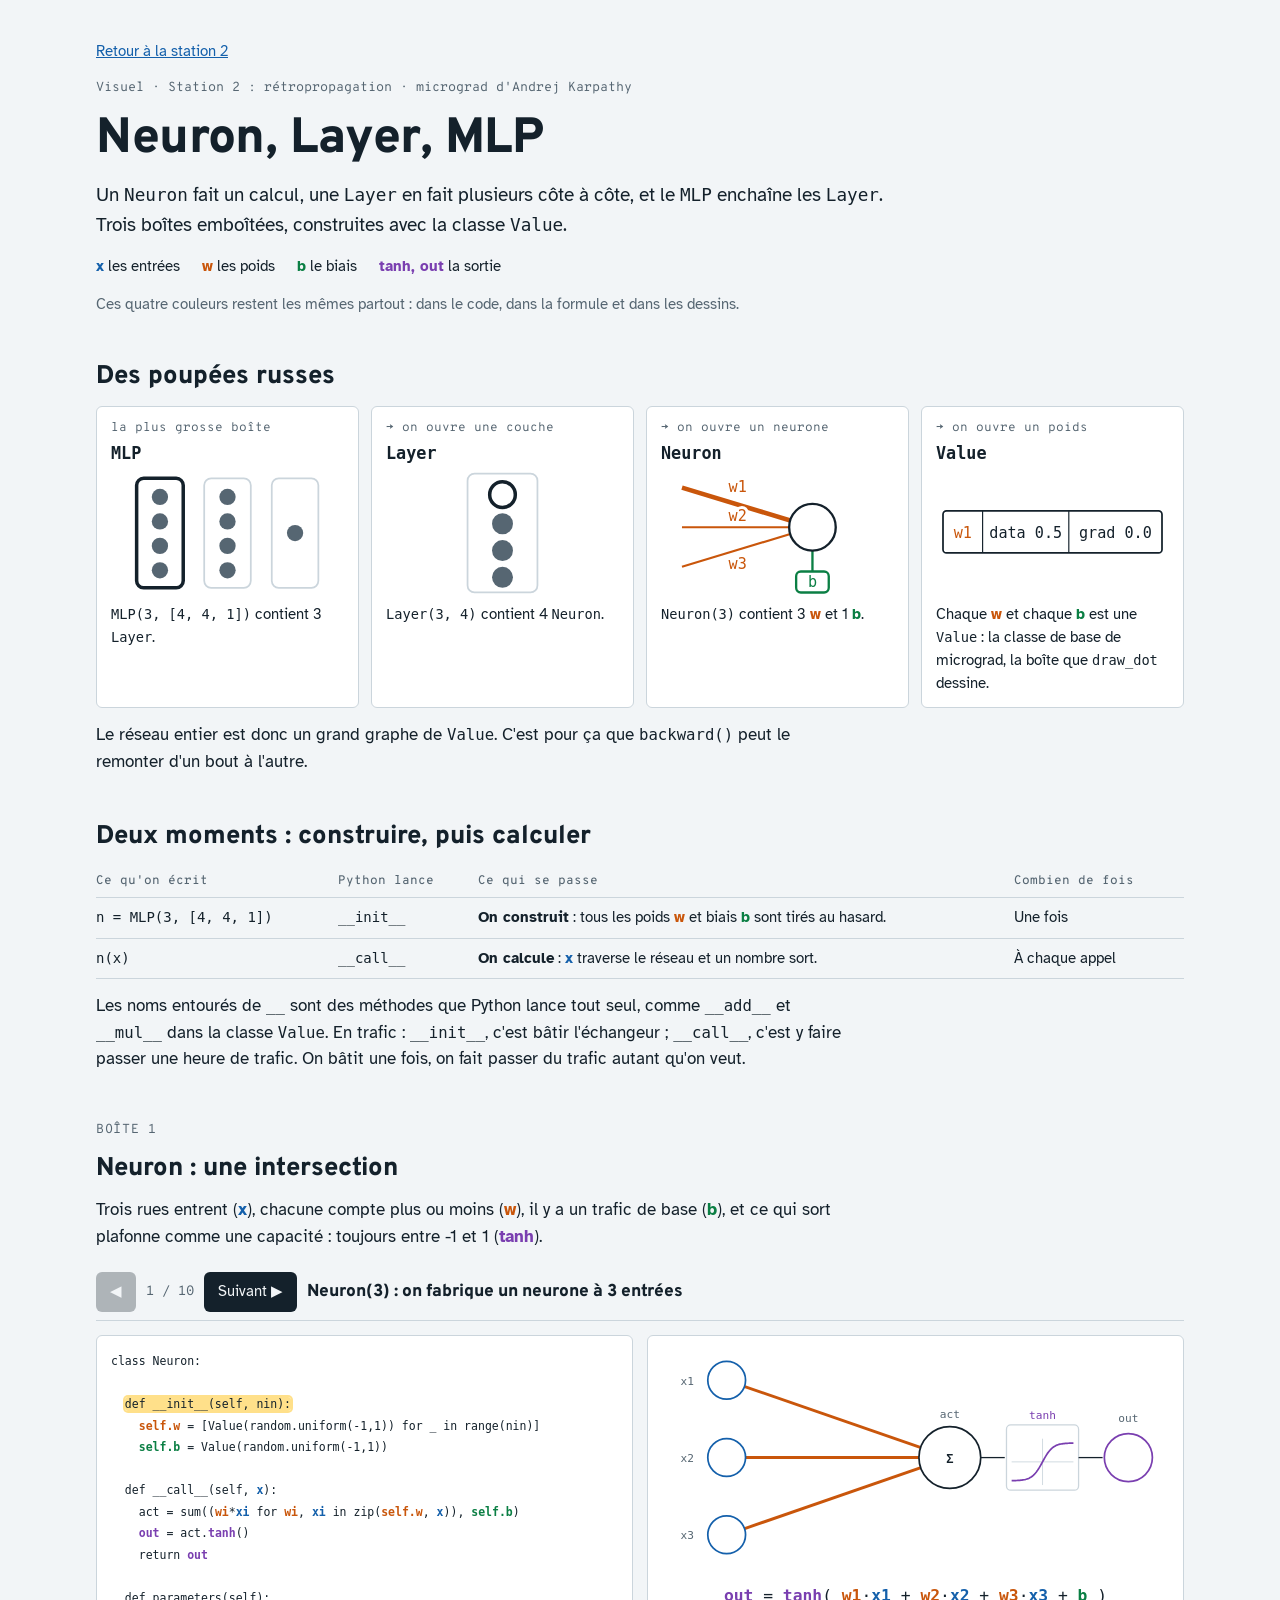
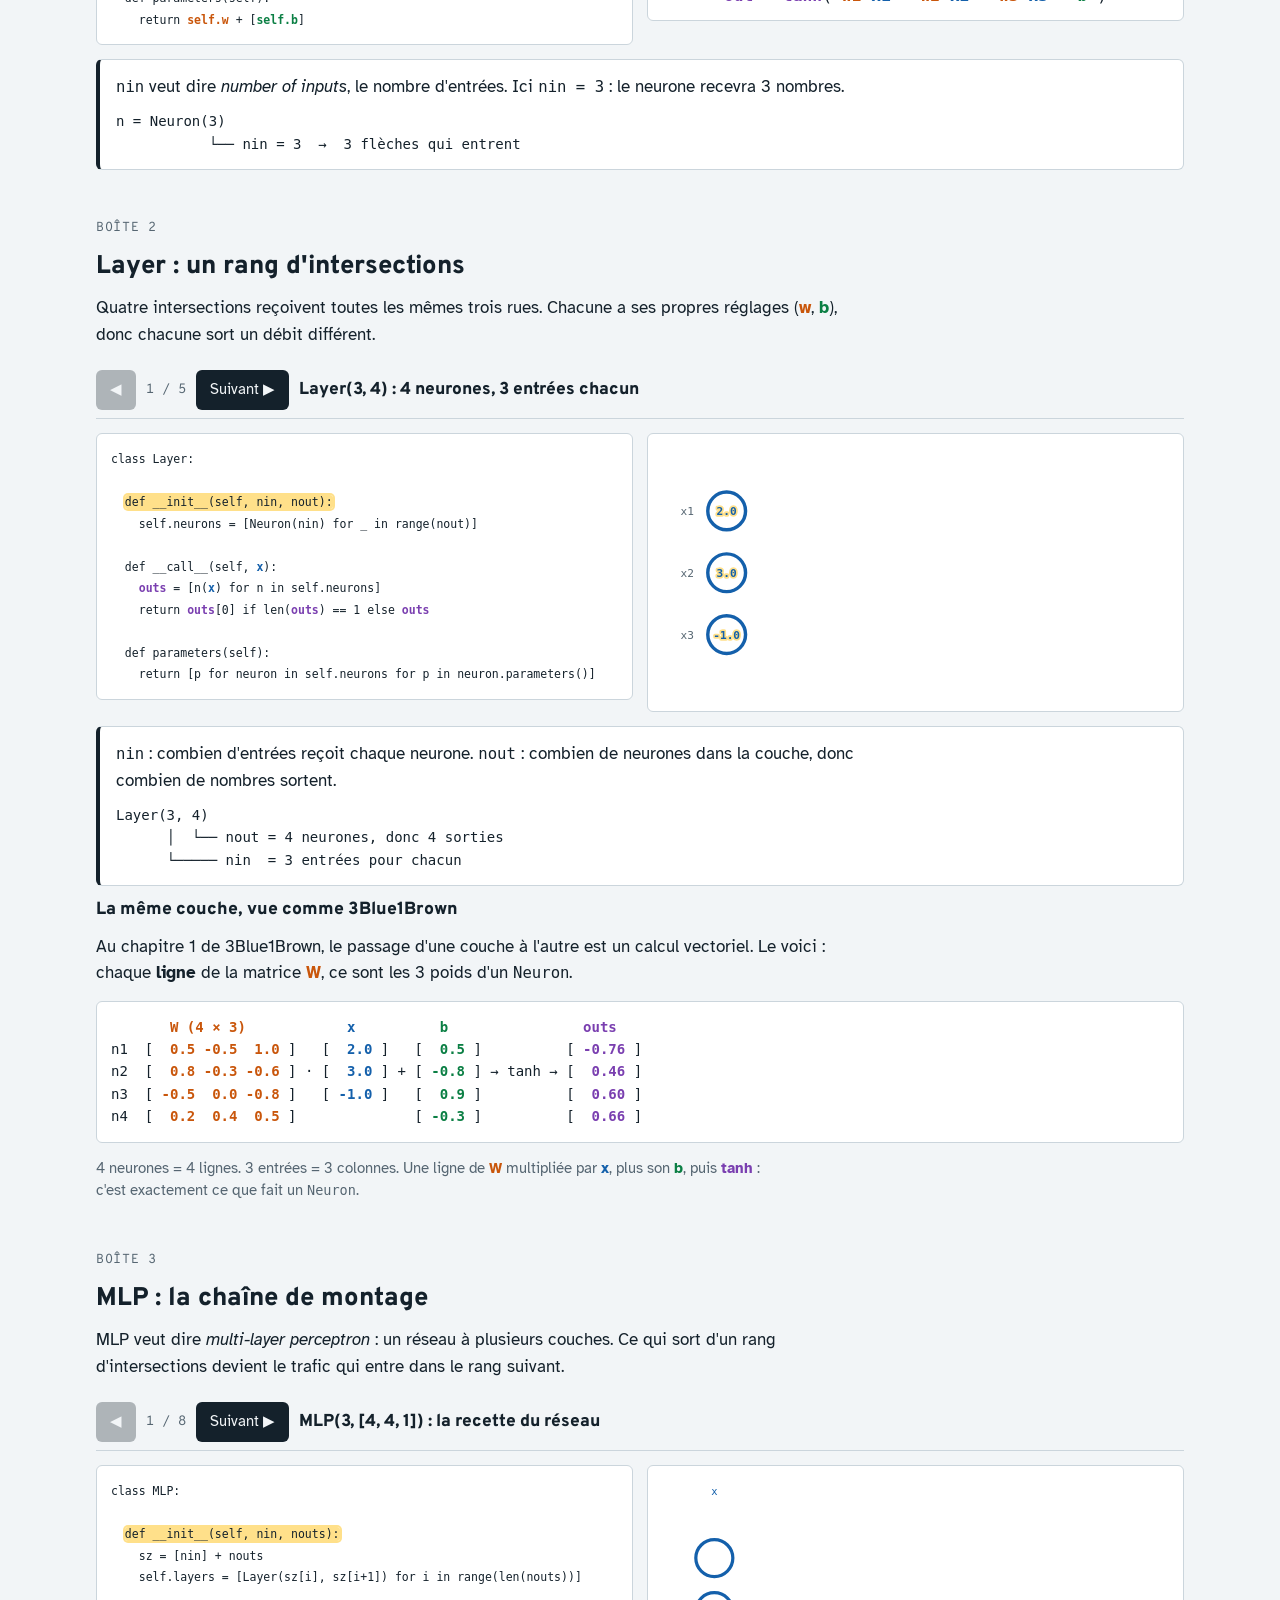
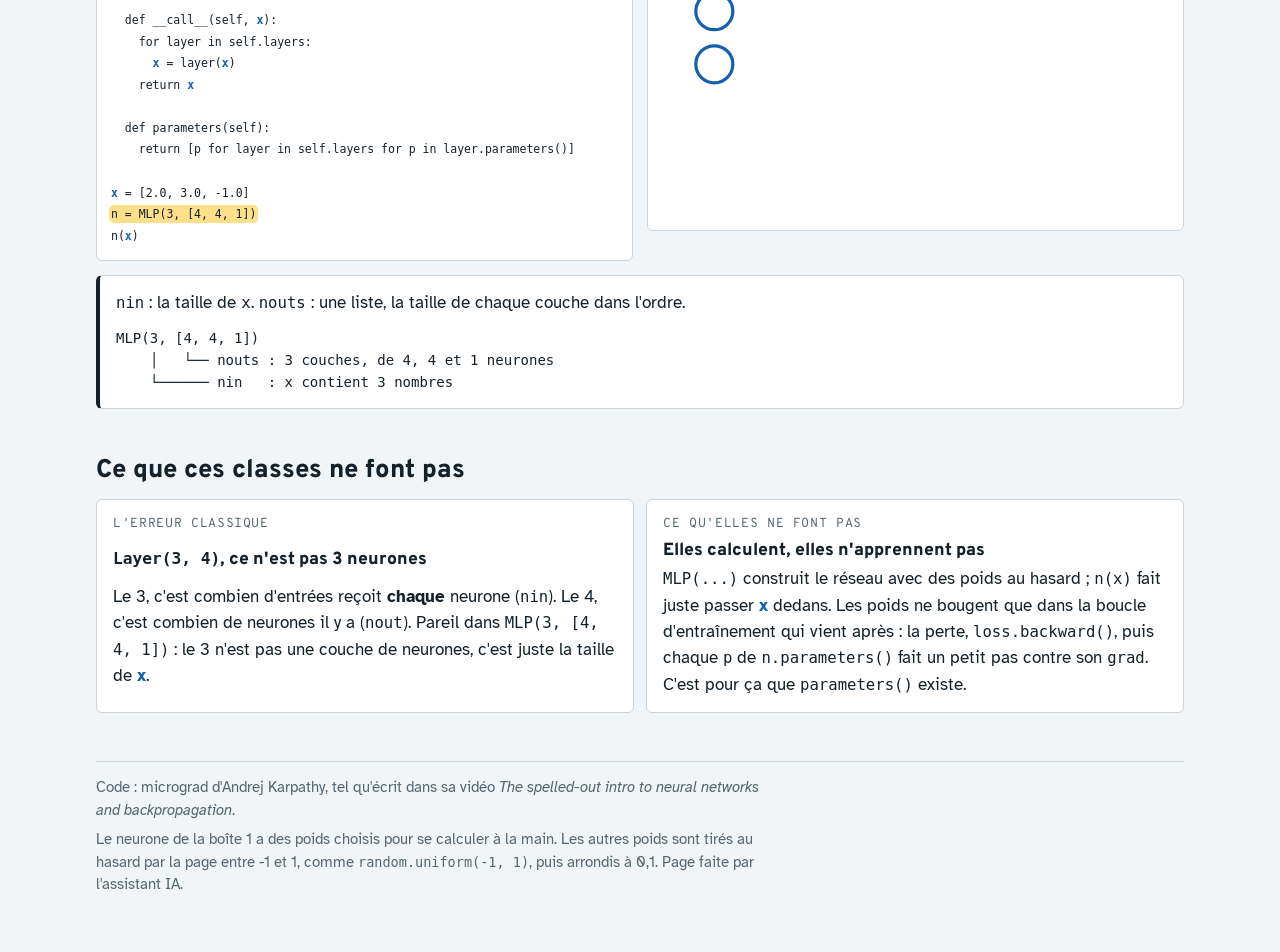
<file: docs/parcelles/02-retropropagation/neuron-layer-mlp.html>
<!doctype html>
<html lang="fr">
<head>
<meta charset="utf-8">
<meta name="viewport" content="width=device-width, initial-scale=1">
<title>Neuron, Layer, MLP | Parcours IA</title>
<meta name="description" content="Visuel pas à pas des classes Neuron, Layer et MLP de micrograd : chaque ligne de code reliée au morceau de réseau qu'elle fabrique.">
<link rel="stylesheet" href="https://fonts.googleapis.com/css2?family=Atkinson+Hyperlegible:wght@400;700&amp;family=Overpass+Mono:wght@500&amp;family=Overpass:wght@800&amp;display=swap">
<style>
/* Mise en page : une vue d'ensemble, puis un pas-à-pas par classe où la ligne de code, le morceau du dessin
   et le petit calcul s'allument ensemble. Couleurs fixes partout : x bleu, w orange, b vert, tanh/sortie violet. */
:root {
  --fond: #F2F5F7;
  --surface: #FFFFFF;
  --encre: #14212B;
  --discret: #566672;
  --filet: #CBD5DC;
  --bleu: #1460AB;
  --orange: #C9560B;
  --vert: #0B7F44;
  --violet: #7A3FB0;
  --surligne: #FFE08A;
  --titre: "Overpass", "Arial Narrow", Arial, sans-serif;
  --texte: "Atkinson Hyperlegible", "Segoe UI", Arial, sans-serif;
  --chasse-fixe: "Overpass Mono", Consolas, monospace;
  /* Consolas d'abord pour le code : elle a les traits └──┘ et les flèches, donc les dessins en texte restent alignés. */
  --chasse-code: Consolas, "Cascadia Mono", Menlo, "DejaVu Sans Mono", monospace;
}
@media (prefers-color-scheme: dark) {
  :root:not([data-theme="light"]) {
    --fond: #0F171D; --surface: #18232B; --encre: #E7EEF2; --discret: #A1B1BC; --filet: #33434F;
    --bleu: #6AA9E9; --orange: #E08A45; --vert: #3FBF7F; --violet: #C39BEA; --surligne: #5C4A0E;
    color-scheme: dark;
  }
}
:root[data-theme="dark"] {
  --fond: #0F171D; --surface: #18232B; --encre: #E7EEF2; --discret: #A1B1BC; --filet: #33434F;
  --bleu: #6AA9E9; --orange: #E08A45; --vert: #3FBF7F; --violet: #C39BEA; --surligne: #5C4A0E;
  color-scheme: dark;
}
* { box-sizing: border-box; }
body { margin: 0; background: var(--fond); color: var(--encre); font-family: var(--texte); font-size: 17px; line-height: 1.55; }
.feuille {
  max-width: 1120px; margin: 0 auto; display: grid; gap: 48px;
  padding-block: 40px 56px;
  padding-left: max(16px, env(safe-area-inset-left, 0px));
  padding-right: max(16px, env(safe-area-inset-right, 0px));
}
.feuille > * { min-width: 0; }
h1, h2, h3 { font-family: var(--titre); font-weight: 800; line-height: 1.12; margin: 0; text-wrap: balance; }
h1 { font-size: clamp(2.1rem, 6.5vw, 3.1rem); letter-spacing: -0.01em; }
h2 { font-size: 1.6rem; }
h3 { font-size: 1.1rem; }
p { margin: 0; max-width: 68ch; }
code { font-family: var(--chasse-code); font-size: 0.92em; }
header, section { display: grid; gap: 14px; }
section > *, header > * { min-width: 0; }
.surtitre, .etiquette { font-family: var(--chasse-fixe); font-size: 0.82rem; color: var(--discret); }
.etiquette { text-transform: uppercase; letter-spacing: 0.05em; }
.chapeau { font-size: 1.2rem; }
.encadre { background: var(--surface); border: 1px solid var(--filet); border-radius: 6px; padding: 14px 16px; display: grid; gap: 6px; }
.retour { font-size: 0.95rem; }
.retour a { color: var(--bleu); }
.note-basse { color: var(--discret); font-size: 0.92rem; }

/* Couleurs des quatre ingrédients, les mêmes dans le code, la formule et les dessins */
.cx { color: var(--bleu); font-weight: 700; }
.cw { color: var(--orange); font-weight: 700; }
.cb { color: var(--vert); font-weight: 700; }
.co { color: var(--violet); font-weight: 700; }
.legende-couleurs { display: flex; flex-wrap: wrap; gap: 6px 22px; font-size: 0.95rem; }

/* Vue d'ensemble : quatre cartes emboîtées */
.poupees { display: grid; grid-template-columns: repeat(auto-fit, minmax(200px, 1fr)); gap: 12px; }
.poupee { background: var(--surface); border: 1px solid var(--filet); border-radius: 6px; padding: 12px 14px; display: grid; gap: 6px; align-content: start; }
.poupee h3 { font-family: var(--chasse-code); font-size: 1.05rem; }
.poupee svg { width: 100%; height: auto; display: block; }
.poupee p { font-size: 0.93rem; }
.zoom { font-family: var(--chasse-fixe); font-size: 0.78rem; color: var(--discret); }

.tableau { width: 100%; border-collapse: collapse; font-size: 0.95rem; }
.tableau th { font-family: var(--chasse-fixe); font-weight: 500; font-size: 0.78rem; color: var(--discret); text-align: left; padding: 6px 14px 6px 0; border-bottom: 1px solid var(--filet); }
.tableau td { padding: 8px 14px 8px 0; border-bottom: 1px solid var(--filet); vertical-align: top; }
.defile-tableau { overflow-x: auto; }

/* Pas-à-pas */
.pas-a-pas {
  display: grid; gap: 14px;
  grid-template-columns: minmax(0, 1fr);
  grid-template-areas: "barre" "explication" "figure" "code";
}
@media (min-width: 920px) {
  .pas-a-pas {
    grid-template-columns: minmax(0, 1fr) minmax(0, 1fr);
    grid-template-areas: "barre barre" "code figure" "explication explication";
  }
}
.barre {
  grid-area: barre; position: sticky; top: 0; z-index: 2;
  display: flex; align-items: center; gap: 10px; flex-wrap: wrap;
  background: var(--fond); padding-block: 8px; border-bottom: 1px solid var(--filet);
}
.barre button {
  font: inherit; font-size: 0.95rem; cursor: pointer;
  background: var(--encre); color: var(--fond); border: 0; border-radius: 6px; padding: 8px 14px; min-height: 40px;
}
.barre button:disabled { opacity: 0.3; cursor: default; }
.barre button:focus-visible { outline: 3px solid var(--bleu); outline-offset: 2px; }
.compteur { font-family: var(--chasse-fixe); font-size: 0.85rem; color: var(--discret); white-space: nowrap; }
.titre-etape { font-family: var(--titre); font-weight: 800; font-size: 1.08rem; flex: 1 1 260px; min-width: 0; }

.code {
  grid-area: code; margin: 0; background: var(--surface); border: 1px solid var(--filet); border-radius: 6px;
  padding: 14px; overflow-x: auto; font-family: var(--chasse-code); font-size: 12.5px; line-height: 1.7; align-self: start;
}
.code [data-k] { border-radius: 3px; transition: background-color 0.2s, box-shadow 0.2s; }
.code [data-k].actif, .formule [data-k].actif { background: var(--surligne); box-shadow: 0 0 0 2px var(--surligne); }
.code .commentaire { color: var(--discret); }

.figure { grid-area: figure; background: var(--surface); border: 1px solid var(--filet); border-radius: 6px; padding: 10px; display: grid; gap: 8px; align-self: start; min-width: 0; }
.defile { overflow-x: auto; }
.figure svg { display: block; width: 100%; min-width: 460px; height: auto; color: var(--encre); }
.formule { font-family: var(--chasse-code); font-size: 1.02rem; text-align: center; max-width: none; padding: 4px 0 2px; }
.formule [data-k] { border-radius: 3px; transition: background-color 0.2s, box-shadow 0.2s; }

.explication { grid-area: explication; display: grid; gap: 10px; background: var(--surface); border: 1px solid var(--filet); border-left: 4px solid var(--encre); border-radius: 6px; padding: 14px 16px; }
.jouet { margin: 0; font-family: var(--chasse-code); font-size: 14px; line-height: 1.6; overflow-x: auto; white-space: pre; }

/* Dessins */
.svg-texte { font-family: var(--chasse-code); font-size: 13px; fill: currentColor; }
.svg-petit { font-family: var(--chasse-code); font-size: 11px; fill: var(--discret); }
.svg-nom { font-family: var(--chasse-code); font-size: 13px; fill: var(--discret); }
.svg-titre { font-family: var(--titre); font-weight: 800; font-size: 14px; fill: currentColor; }
.halo { paint-order: stroke; stroke: var(--surface); stroke-width: 5px; stroke-linejoin: round; }
.f-x { fill: var(--bleu); } .f-w { fill: var(--orange); } .f-b { fill: var(--vert); } .f-o { fill: var(--violet); }
.rond { fill: var(--surface); stroke-width: 2; }
.rond-x { stroke: var(--bleu); } .rond-o { stroke: var(--violet); } .rond-n { stroke: var(--encre); }
.boite-b { fill: var(--surface); stroke: var(--vert); stroke-width: 2; }
.boite { fill: var(--surface); stroke: var(--filet); stroke-width: 1.5; }
.arete { stroke: var(--filet); stroke-width: 1.5; fill: none; }
.arete-w { stroke: var(--orange); stroke-width: 1.8; fill: none; }
.fleche { stroke: currentColor; stroke-width: 1.5; fill: none; }
.courbe-tanh { stroke: var(--violet); stroke-width: 2; fill: none; }
.axe { stroke: var(--filet); stroke-width: 1; }
.point-tanh { fill: var(--violet); stroke: var(--surface); stroke-width: 2; }

/* Ce qui s'allume à l'étape courante */
svg .actif .rond, svg .rond.actif, svg .actif .boite-b, svg .boite-b.actif, svg .actif .boite, svg .boite.actif { stroke-width: 4; }
svg .actif .arete, svg .arete.actif { stroke: var(--orange); stroke-width: 2.6; }
svg .actif .arete-w, svg .arete-w.actif { stroke-width: 3.4; }
svg text.actif, svg .actif text { paint-order: stroke; stroke: var(--surligne); stroke-width: 4px; stroke-linejoin: round; font-weight: 700; }
[data-des], [data-avant] { transition: opacity 0.35s; }
.cache { opacity: 0; }

/* Les 41 paramètres */
.boutons { display: flex; flex-wrap: wrap; gap: 8px 18px; align-items: flex-end; padding: 4px 2px; }
.groupe-boutons { display: grid; gap: 4px; }
.groupe-boutons .etiquette { text-transform: none; letter-spacing: 0; }
.rangee { display: flex; flex-wrap: wrap; gap: 5px; }
.neurone-boutons { display: flex; gap: 2px; }
.bouton-w, .bouton-b { width: 11px; height: 11px; border-radius: 2px; }
.bouton-w { background: var(--orange); }
.bouton-b { background: var(--vert); }

.matrice { margin: 0; font-family: var(--chasse-code); font-size: 14px; line-height: 1.6; overflow-x: auto; white-space: pre; background: var(--surface); border: 1px solid var(--filet); border-radius: 6px; padding: 14px; }

.pieges { display: grid; grid-template-columns: repeat(auto-fit, minmax(300px, 1fr)); gap: 12px; }
footer { color: var(--discret); font-size: 0.92rem; border-top: 1px solid var(--filet); padding-top: 14px; display: grid; gap: 6px; }
@media (prefers-reduced-motion: reduce) { * { transition: none !important; } }
</style>
</head>
<body>
<main class="feuille">

  <header>
    <p class="retour"><a href="index.html">Retour à la station 2</a></p>
    <p class="surtitre">Visuel · Station 2 : rétropropagation · micrograd d'Andrej Karpathy</p>
    <h1>Neuron, Layer, MLP</h1>
    <p class="chapeau">Un <code>Neuron</code> fait un calcul, une <code>Layer</code> en fait plusieurs côte à côte, et le <code>MLP</code> enchaîne les <code>Layer</code>. Trois boîtes emboîtées, construites avec la classe <code>Value</code>.</p>
    <p class="legende-couleurs">
      <span><span class="cx">x</span> les entrées</span>
      <span><span class="cw">w</span> les poids</span>
      <span><span class="cb">b</span> le biais</span>
      <span><span class="co">tanh, out</span> la sortie</span>
    </p>
    <p class="note-basse">Ces quatre couleurs restent les mêmes partout : dans le code, dans la formule et dans les dessins.</p>
  </header>

  <!-- ============ VUE D'ENSEMBLE ============ -->
  <section aria-labelledby="titre-ensemble">
    <h2 id="titre-ensemble">Des poupées russes</h2>
    <div class="poupees">
      <div class="poupee">
        <span class="zoom">la plus grosse boîte</span>
        <h3>MLP</h3>
        <svg viewBox="0 0 200 110" role="img" aria-label="Un MLP : trois couches côte à côte, de 4, 4 et 1 neurones">
          <rect x="22" y="8" width="40" height="94" rx="6" class="boite" style="stroke: var(--encre); stroke-width: 3"/>
          <rect x="80" y="8" width="40" height="94" rx="6" class="boite"/>
          <rect x="138" y="8" width="40" height="94" rx="6" class="boite"/>
          <g fill="currentColor" style="color: var(--discret)">
            <circle cx="42" cy="24" r="7"/><circle cx="42" cy="45" r="7"/><circle cx="42" cy="66" r="7"/><circle cx="42" cy="87" r="7"/>
            <circle cx="100" cy="24" r="7"/><circle cx="100" cy="45" r="7"/><circle cx="100" cy="66" r="7"/><circle cx="100" cy="87" r="7"/>
            <circle cx="158" cy="55" r="7"/>
          </g>
        </svg>
        <p><code>MLP(3, [4, 4, 1])</code> contient 3 <code>Layer</code>.</p>
      </div>
      <div class="poupee">
        <span class="zoom">→ on ouvre une couche</span>
        <h3>Layer</h3>
        <svg viewBox="0 0 200 110" role="img" aria-label="Une couche : 4 neurones empilés">
          <rect x="70" y="4" width="60" height="102" rx="6" class="boite"/>
          <g fill="currentColor" style="color: var(--discret)">
            <circle cx="100" cy="47" r="9"/><circle cx="100" cy="70" r="9"/><circle cx="100" cy="93" r="9"/>
          </g>
          <circle cx="100" cy="22" r="11" fill="var(--surface)" stroke="var(--encre)" stroke-width="3"/>
        </svg>
        <p><code>Layer(3, 4)</code> contient 4 <code>Neuron</code>.</p>
      </div>
      <div class="poupee">
        <span class="zoom">→ on ouvre un neurone</span>
        <h3>Neuron</h3>
        <svg viewBox="0 0 200 110" role="img" aria-label="Un neurone : 3 poids sur 3 flèches entrantes et un biais">
          <line x1="18" y1="16" x2="130" y2="50" class="arete-w" style="stroke-width: 4"/>
          <line x1="18" y1="50" x2="130" y2="50" class="arete-w"/>
          <line x1="18" y1="84" x2="130" y2="50" class="arete-w"/>
          <line x1="130" y1="90" x2="130" y2="50" style="stroke: var(--vert); stroke-width: 2"/>
          <circle cx="130" cy="50" r="20" class="rond rond-n"/>
          <text x="58" y="20" class="svg-texte f-w halo">w1</text>
          <text x="58" y="45" class="svg-texte f-w halo">w2</text>
          <text x="58" y="86" class="svg-texte f-w halo">w3</text>
          <rect x="116" y="88" width="28" height="18" rx="4" class="boite-b"/>
          <text x="130" y="101" text-anchor="middle" class="svg-texte f-b">b</text>
        </svg>
        <p><code>Neuron(3)</code> contient 3 <span class="cw">w</span> et 1 <span class="cb">b</span>.</p>
      </div>
      <div class="poupee">
        <span class="zoom">→ on ouvre un poids</span>
        <h3>Value</h3>
        <svg viewBox="0 0 200 110" role="img" aria-label="Une Value dessinée comme dans draw_dot : nom, data et grad">
          <rect x="6" y="36" width="188" height="36" rx="3" class="boite" style="stroke: var(--encre)"/>
          <line x1="40" y1="36" x2="40" y2="72" class="axe" style="stroke: var(--encre)"/>
          <line x1="114" y1="36" x2="114" y2="72" class="axe" style="stroke: var(--encre)"/>
          <text x="23" y="59" text-anchor="middle" class="svg-texte f-w">w1</text>
          <text x="77" y="59" text-anchor="middle" class="svg-texte">data 0.5</text>
          <text x="154" y="59" text-anchor="middle" class="svg-texte">grad 0.0</text>
        </svg>
        <p>Chaque <span class="cw">w</span> et chaque <span class="cb">b</span> est une <code>Value</code> : la classe de base de micrograd, la boîte que <code>draw_dot</code> dessine.</p>
      </div>
    </div>
    <p>Le réseau entier est donc un grand graphe de <code>Value</code>. C'est pour ça que <code>backward()</code> peut le remonter d'un bout à l'autre.</p>
  </section>

  <!-- ============ DEUX MOMENTS ============ -->
  <section aria-labelledby="titre-moments">
    <h2 id="titre-moments">Deux moments : construire, puis calculer</h2>
    <div class="defile-tableau">
      <table class="tableau">
        <thead><tr><th>Ce qu'on écrit</th><th>Python lance</th><th>Ce qui se passe</th><th>Combien de fois</th></tr></thead>
        <tbody>
          <tr><td><code>n = MLP(3, [4, 4, 1])</code></td><td><code>__init__</code></td><td><strong>On construit</strong> : tous les poids <span class="cw">w</span> et biais <span class="cb">b</span> sont tirés au hasard.</td><td>Une fois</td></tr>
          <tr><td><code>n(x)</code></td><td><code>__call__</code></td><td><strong>On calcule</strong> : <span class="cx">x</span> traverse le réseau et un nombre sort.</td><td>À chaque appel</td></tr>
        </tbody>
      </table>
    </div>
    <p>Les noms entourés de <code>__</code> sont des méthodes que Python lance tout seul, comme <code>__add__</code> et <code>__mul__</code> dans la classe <code>Value</code>. En trafic : <code>__init__</code>, c'est bâtir l'échangeur ; <code>__call__</code>, c'est y faire passer une heure de trafic. On bâtit une fois, on fait passer du trafic autant qu'on veut.</p>
  </section>

  <!-- ============ 1. NEURON ============ -->
  <section aria-labelledby="titre-neuron">
    <p class="etiquette">Boîte 1</p>
    <h2 id="titre-neuron">Neuron : une intersection</h2>
    <p>Trois rues entrent (<span class="cx">x</span>), chacune compte plus ou moins (<span class="cw">w</span>), il y a un trafic de base (<span class="cb">b</span>), et ce qui sort plafonne comme une capacité : toujours entre -1 et 1 (<span class="co">tanh</span>).</p>

    <div class="pas-a-pas" id="pas-neuron">
      <div class="barre">
        <button type="button" class="precedent" aria-label="Étape précédente">◀</button>
        <span class="compteur"></span>
        <button type="button" class="suivant" aria-label="Étape suivante">Suivant ▶</button>
        <span class="titre-etape"></span>
      </div>

<pre class="code"><code>class Neuron:

  <span data-k="n-def-init">def __init__(self, nin):</span>
    <span data-k="n-w"><span class="cw">self.w</span> = [Value(random.uniform(-1,1)) for _ in range(nin)]</span>
    <span data-k="n-b"><span class="cb">self.b</span> = Value(random.uniform(-1,1))</span>

  <span data-k="n-def-call">def __call__(self, <span class="cx">x</span>):</span>
    <span data-k="n-sum">act = sum(</span>(<span data-k="n-mul"><span class="cw">wi</span>*<span class="cx">xi</span></span> <span data-k="n-zip">for <span class="cw">wi</span>, <span class="cx">xi</span> in zip(<span class="cw">self.w</span>, <span class="cx">x</span>)</span>)<span data-k="n-sum">, <span class="cb">self.b</span>)</span>
    <span data-k="n-tanh"><span class="co">out</span> = act.<span class="co">tanh</span>()</span>
    <span data-k="n-return">return <span class="co">out</span></span>

  <span data-k="n-def-params">def parameters(self):</span>
    <span data-k="n-params">return <span class="cw">self.w</span> + [<span class="cb">self.b</span>]</span></code></pre>

      <div class="figure">
        <div class="defile">
          <svg viewBox="0 0 600 262" role="img" aria-label="Un neurone : 3 entrées pondérées, un biais, une somme, puis tanh">
            <g data-k="svg-entrees">
              <line x1="80" y1="40" x2="340" y2="130" class="arete-w"/>
              <line x1="80" y1="130" x2="340" y2="130" class="arete-w"/>
              <line x1="80" y1="220" x2="340" y2="130" class="arete-w"/>
            </g>
            <g data-k="svg-x">
              <circle cx="80" cy="40" r="22" class="rond rond-x"/>
              <circle cx="80" cy="130" r="22" class="rond rond-x"/>
              <circle cx="80" cy="220" r="22" class="rond rond-x"/>
              <text x="80" y="45" text-anchor="middle" class="svg-texte f-x" data-des="3">2.0</text>
              <text x="80" y="135" text-anchor="middle" class="svg-texte f-x" data-des="3">3.0</text>
              <text x="80" y="225" text-anchor="middle" class="svg-texte f-x" data-des="3">-1.0</text>
            </g>
            <text x="34" y="45" text-anchor="middle" class="svg-nom">x1</text>
            <text x="34" y="135" text-anchor="middle" class="svg-nom">x2</text>
            <text x="34" y="225" text-anchor="middle" class="svg-nom">x3</text>

            <g data-k="svg-w" data-des="1">
              <text x="182" y="70" text-anchor="middle" class="svg-texte f-w halo">w1 = 0.5</text>
              <text x="182" y="123" text-anchor="middle" class="svg-texte f-w halo">w2 = -0.5</text>
              <text x="182" y="179" text-anchor="middle" class="svg-texte f-w halo">w3 = 1.0</text>
            </g>
            <g data-k="svg-prod" data-des="5">
              <text x="268" y="99" text-anchor="middle" class="svg-texte halo">1.0</text>
              <text x="268" y="123" text-anchor="middle" class="svg-texte halo">-1.5</text>
              <text x="268" y="151" text-anchor="middle" class="svg-texte halo">-1.0</text>
            </g>

            <g data-k="svg-b" data-des="2">
              <line x1="340" y1="166" x2="340" y2="216" style="stroke: var(--vert); stroke-width: 2"/>
              <rect x="306" y="216" width="68" height="28" rx="5" class="boite-b"/>
              <text x="340" y="235" text-anchor="middle" class="svg-texte f-b">b = 0.5</text>
            </g>

            <g data-k="svg-somme">
              <circle cx="340" cy="130" r="36" class="rond rond-n"/>
              <text x="340" y="136" text-anchor="middle" class="svg-titre" data-avant="6">Σ</text>
              <text x="340" y="135" text-anchor="middle" class="svg-texte" data-des="6">-1.0</text>
            </g>
            <text x="340" y="84" text-anchor="middle" class="svg-nom">act</text>

            <line x1="376" y1="130" x2="404" y2="130" class="fleche"/>
            <g data-k="svg-tanh">
              <rect x="406" y="92" width="84" height="76" rx="5" class="boite"/>
              <line x1="412" y1="135" x2="484" y2="135" class="axe"/>
              <line x1="448" y1="108" x2="448" y2="162" class="axe"/>
              <path id="courbe-tanh-neuron" class="courbe-tanh" d=""/>
              <circle id="point-tanh-neuron" r="4.5" class="point-tanh" data-des="7"/>
            </g>
            <text x="448" y="85" text-anchor="middle" class="svg-texte f-o">tanh</text>
            <line x1="490" y1="130" x2="518" y2="130" class="fleche"/>

            <g data-k="svg-out">
              <circle cx="548" cy="130" r="28" class="rond rond-o"/>
              <text x="548" y="135" text-anchor="middle" class="svg-texte f-o" data-des="7">-0.76</text>
            </g>
            <text x="548" y="88" text-anchor="middle" class="svg-nom">out</text>
          </svg>
        </div>
        <p class="formule">
          <span data-k="svg-out" class="co">out</span> =
          <span data-k="n-tanh" class="co">tanh</span>(
          <span data-k="svg-prod"><span data-k="svg-w" class="cw">w1</span>·<span data-k="svg-x" class="cx">x1</span></span> +
          <span data-k="svg-prod"><span data-k="svg-w" class="cw">w2</span>·<span data-k="svg-x" class="cx">x2</span></span> +
          <span data-k="svg-prod"><span data-k="svg-w" class="cw">w3</span>·<span data-k="svg-x" class="cx">x3</span></span> +
          <span data-k="svg-b" class="cb">b</span> )
        </p>
      </div>

      <div class="explication" aria-live="polite">
        <p class="texte-etape"></p>
        <pre class="jouet"></pre>
      </div>
    </div>
  </section>

  <!-- ============ 2. LAYER ============ -->
  <section aria-labelledby="titre-layer">
    <p class="etiquette">Boîte 2</p>
    <h2 id="titre-layer">Layer : un rang d'intersections</h2>
    <p>Quatre intersections reçoivent toutes les mêmes trois rues. Chacune a ses propres réglages (<span class="cw">w</span>, <span class="cb">b</span>), donc chacune sort un débit différent.</p>

    <div class="pas-a-pas" id="pas-layer">
      <div class="barre">
        <button type="button" class="precedent" aria-label="Étape précédente">◀</button>
        <span class="compteur"></span>
        <button type="button" class="suivant" aria-label="Étape suivante">Suivant ▶</button>
        <span class="titre-etape"></span>
      </div>

<pre class="code"><code>class Layer:

  <span data-k="c-def-init">def __init__(self, nin, nout):</span>
    <span data-k="c-neurons">self.neurons = [Neuron(nin) for _ in range(nout)]</span>

  <span data-k="c-def-call">def __call__(self, <span class="cx">x</span>):</span>
    <span data-k="c-outs"><span class="co">outs</span> = [n(<span class="cx">x</span>) for n in self.neurons]</span>
    <span data-k="c-return">return <span class="co">outs</span>[0] if len(<span class="co">outs</span>) == 1 else <span class="co">outs</span></span>

  <span data-k="c-def-params">def parameters(self):</span>
    <span data-k="c-params">return [p for neuron in self.neurons for p in neuron.parameters()]</span></code></pre>

      <div class="figure">
        <div class="defile">
          <svg id="svg-layer" viewBox="0 0 600 300" role="img" aria-label="Une couche : 3 entrées reliées à chacun des 4 neurones"></svg>
        </div>
      </div>

      <div class="explication" aria-live="polite">
        <p class="texte-etape"></p>
        <pre class="jouet"></pre>
      </div>
    </div>

    <h3>La même couche, vue comme 3Blue1Brown</h3>
    <p>Au chapitre 1 de 3Blue1Brown, le passage d'une couche à l'autre est un calcul vectoriel. Le voici : chaque <strong>ligne</strong> de la matrice <span class="cw">W</span>, ce sont les 3 poids d'un <code>Neuron</code>.</p>
<pre class="matrice" id="matrice-layer"></pre>
    <p class="note-basse">4 neurones = 4 lignes. 3 entrées = 3 colonnes. Une ligne de <span class="cw">W</span> multipliée par <span class="cx">x</span>, plus son <span class="cb">b</span>, puis <span class="co">tanh</span> : c'est exactement ce que fait un <code>Neuron</code>.</p>
  </section>

  <!-- ============ 3. MLP ============ -->
  <section aria-labelledby="titre-mlp">
    <p class="etiquette">Boîte 3</p>
    <h2 id="titre-mlp">MLP : la chaîne de montage</h2>
    <p>MLP veut dire <em>multi-layer perceptron</em> : un réseau à plusieurs couches. Ce qui sort d'un rang d'intersections devient le trafic qui entre dans le rang suivant.</p>

    <div class="pas-a-pas" id="pas-mlp">
      <div class="barre">
        <button type="button" class="precedent" aria-label="Étape précédente">◀</button>
        <span class="compteur"></span>
        <button type="button" class="suivant" aria-label="Étape suivante">Suivant ▶</button>
        <span class="titre-etape"></span>
      </div>

<pre class="code"><code>class MLP:

  <span data-k="m-def-init">def __init__(self, nin, nouts):</span>
    <span data-k="m-sz">sz = [nin] + nouts</span>
    <span data-k="m-layers">self.layers = [Layer(sz[i], sz[i+1]) for i in range(len(nouts))]</span>

  <span data-k="m-def-call">def __call__(self, <span class="cx">x</span>):</span>
    <span data-k="m-for">for layer in self.layers:</span>
      <span data-k="m-x"><span class="cx">x</span> = layer(<span class="cx">x</span>)</span>
    <span data-k="m-return">return <span class="cx">x</span></span>

  <span data-k="m-def-params">def parameters(self):</span>
    <span data-k="m-params">return [p for layer in self.layers for p in layer.parameters()]</span>

<span data-k="m-usage-x"><span class="cx">x</span> = [2.0, 3.0, -1.0]</span>
<span data-k="m-usage-n">n = MLP(3, [4, 4, 1])</span>
<span data-k="m-usage-appel">n(<span class="cx">x</span>)</span></code></pre>

      <div class="figure">
        <div class="defile">
          <svg id="svg-mlp" viewBox="0 0 640 310" role="img" aria-label="Le MLP : 3 entrées, puis des couches de 4, 4 et 1 neurones"></svg>
        </div>
        <div class="boutons" id="boutons-mlp" data-des="7" aria-label="Les 41 paramètres du MLP"></div>
      </div>

      <div class="explication" aria-live="polite">
        <p class="texte-etape"></p>
        <pre class="jouet"></pre>
      </div>
    </div>
  </section>

  <!-- ============ PIÈGES ============ -->
  <section aria-labelledby="titre-pieges">
    <h2 id="titre-pieges">Ce que ces classes ne font pas</h2>
    <div class="pieges">
      <div class="encadre">
        <p class="etiquette">L'erreur classique</p>
        <h3><code>Layer(3, 4)</code>, ce n'est pas 3 neurones</h3>
        <p>Le 3, c'est combien d'entrées reçoit <strong>chaque</strong> neurone (<code>nin</code>). Le 4, c'est combien de neurones il y a (<code>nout</code>). Pareil dans <code>MLP(3, [4, 4, 1])</code> : le 3 n'est pas une couche de neurones, c'est juste la taille de <span class="cx">x</span>.</p>
      </div>
      <div class="encadre">
        <p class="etiquette">Ce qu'elles ne font pas</p>
        <h3>Elles calculent, elles n'apprennent pas</h3>
        <p><code>MLP(...)</code> construit le réseau avec des poids au hasard ; <code>n(x)</code> fait juste passer <span class="cx">x</span> dedans. Les poids ne bougent que dans la boucle d'entraînement qui vient après : la perte, <code>loss.backward()</code>, puis chaque <code>p</code> de <code>n.parameters()</code> fait un petit pas contre son <code>grad</code>. C'est pour ça que <code>parameters()</code> existe.</p>
      </div>
    </div>
  </section>

  <footer>
    <p>Code : micrograd d'Andrej Karpathy, tel qu'écrit dans sa vidéo <em>The spelled-out intro to neural networks and backpropagation</em>.</p>
    <p>Le neurone de la boîte 1 a des poids choisis pour se calculer à la main. Les autres poids sont tirés au hasard par la page entre -1 et 1, comme <code>random.uniform(-1, 1)</code>, puis arrondis à 0,1. Page faite par l'assistant IA.</p>
  </footer>
</main>

<script>
// ---------- Le réseau de démonstration ----------
const ENTREES_X = [2.0, 3.0, -1.0];
const NEURONE_CALCULE_A_LA_MAIN = { poids: [0.5, -0.5, 1.0], biais: 0.5 };
const TAILLES_DES_COUCHES = [3, 4, 4, 1];
// Graine fixe : les mêmes poids « au hasard » à chaque ouverture, pour que les chiffres de la page ne changent pas.
const GRAINE_DU_HASARD = 4;

function creerGenerateurAleatoire(graine) {
  // mulberry32 : un petit générateur pseudo-aléatoire qu'on peut rejouer avec la même graine.
  return function () {
    graine |= 0; graine = graine + 0x6D2B79F5 | 0;
    let t = Math.imul(graine ^ graine >>> 15, 1 | graine);
    t = t + Math.imul(t ^ t >>> 7, 61 | t) ^ t;
    return ((t ^ t >>> 14) >>> 0) / 4294967296;
  };
}

function tirerPoidsEntreMoinsUnEtUn(generateur) {
  const poids = Math.round((generateur() * 2 - 1) * 10) / 10;
  return poids === 0 ? 0 : poids; // évite d'afficher « -0 »
}

function construireReseau() {
  const generateur = creerGenerateurAleatoire(GRAINE_DU_HASARD);
  const couches = [];
  for (let indexCouche = 0; indexCouche < TAILLES_DES_COUCHES.length - 1; indexCouche++) {
    const nombreEntrees = TAILLES_DES_COUCHES[indexCouche];
    const nombreNeurones = TAILLES_DES_COUCHES[indexCouche + 1];
    const neurones = [];
    for (let indexNeurone = 0; indexNeurone < nombreNeurones; indexNeurone++) {
      // Le tout premier neurone du réseau est celui de la boîte 1, pour garder le fil d'une section à l'autre.
      if (indexCouche === 0 && indexNeurone === 0) { neurones.push(NEURONE_CALCULE_A_LA_MAIN); continue; }
      neurones.push({
        poids: Array.from({ length: nombreEntrees }, () => tirerPoidsEntreMoinsUnEtUn(generateur)),
        biais: tirerPoidsEntreMoinsUnEtUn(generateur),
      });
    }
    couches.push(neurones);
  }
  return couches;
}

function calculerNeurone(neurone, entrees) {
  const act = neurone.poids.reduce((somme, poids, k) => somme + poids * entrees[k], neurone.biais);
  return Math.tanh(act);
}

const COUCHES = construireReseau();
// SORTIES_PAR_ETAGE[0] = x ; SORTIES_PAR_ETAGE[1] = sortie de la couche 1 ; etc.
const SORTIES_PAR_ETAGE = [ENTREES_X];
for (const couche of COUCHES) {
  const entrees = SORTIES_PAR_ETAGE[SORTIES_PAR_ETAGE.length - 1];
  SORTIES_PAR_ETAGE.push(couche.map(neurone => calculerNeurone(neurone, entrees)));
}

function formater(valeur, decimales = 2) {
  const texte = valeur.toFixed(decimales);
  return Number(texte) === 0 ? (0).toFixed(decimales) : texte;
}
const formaterListe = valeurs => '[' + valeurs.map(v => formater(v)).join(', ') + ']';
const formaterEntrees = valeurs => '[' + valeurs.map(v => v.toFixed(1)).join(', ') + ']';
const enCouleur = (classe, texte) => `<span class="${classe}">${texte}</span>`;

// ---------- Petits outils SVG ----------
const ESPACE_SVG = 'http://www.w3.org/2000/svg';
function ajouterSvg(parent, balise, attributs, texte) {
  const element = document.createElementNS(ESPACE_SVG, balise);
  for (const [nom, valeur] of Object.entries(attributs)) element.setAttribute(nom, valeur);
  if (texte !== undefined) element.textContent = texte;
  parent.appendChild(element);
  return element;
}
function ordonneesCentrees(nombre, centre, ecart) {
  return Array.from({ length: nombre }, (_, k) => centre + (k - (nombre - 1) / 2) * ecart);
}

// ---------- Courbe tanh du neurone ----------
(function dessinerCourbeTanh() {
  const gaucheX = 412, droiteX = 484, centreY = 135, demiHauteur = 22, actMax = 3;
  const versX = act => gaucheX + (act + actMax) / (2 * actMax) * (droiteX - gaucheX);
  const versY = sortie => centreY - sortie * demiHauteur;
  const points = [];
  for (let act = -actMax; act <= actMax + 1e-9; act += 0.1) points.push(`${versX(act).toFixed(1)},${versY(Math.tanh(act)).toFixed(1)}`);
  document.getElementById('courbe-tanh-neuron').setAttribute('d', 'M' + points.join(' L'));
  const point = document.getElementById('point-tanh-neuron');
  point.setAttribute('cx', versX(-1).toFixed(1));
  point.setAttribute('cy', versY(Math.tanh(-1)).toFixed(1));
})();

// ---------- Dessin de la couche ----------
(function dessinerCouche() {
  const svg = document.getElementById('svg-layer');
  const yEntrees = ordonneesCentrees(3, 150, 72);
  const yNeurones = ordonneesCentrees(4, 150, 68);
  const xEntrees = 80, xNeurones = 320;
  const groupeAretes = ajouterSvg(svg, 'g', { 'data-k': 'svg-c-aretes', 'data-des': '1' });
  for (const yN of yNeurones) for (const yE of yEntrees) ajouterSvg(groupeAretes, 'line', { x1: xEntrees, y1: yE, x2: xNeurones, y2: yN, class: 'arete' });

  const groupeEntrees = ajouterSvg(svg, 'g', { 'data-k': 'svg-c-entrees' });
  yEntrees.forEach((y, k) => {
    ajouterSvg(svg, 'text', { x: 34, y: y + 5, 'text-anchor': 'middle', class: 'svg-nom' }, `x${k + 1}`);
    ajouterSvg(groupeEntrees, 'circle', { cx: xEntrees, cy: y, r: 22, class: 'rond rond-x' });
    ajouterSvg(groupeEntrees, 'text', { x: xEntrees, y: y + 5, 'text-anchor': 'middle', class: 'svg-texte f-x' }, ENTREES_X[k].toFixed(1));
  });

  const groupeNeurones = ajouterSvg(svg, 'g', { 'data-k': 'svg-c-neurones', 'data-des': '1' });
  yNeurones.forEach((y, k) => {
    ajouterSvg(groupeNeurones, 'circle', { cx: xNeurones, cy: y, r: 24, class: 'rond rond-n' });
    ajouterSvg(groupeNeurones, 'text', { x: xNeurones, y: y + 5, 'text-anchor': 'middle', class: 'svg-nom' }, `n${k + 1}`);
  });

  ajouterSvg(svg, 'text', { x: 420, y: 22, 'text-anchor': 'middle', class: 'svg-nom', 'data-des': '2' }, 'outs');
  const groupeSorties = ajouterSvg(svg, 'g', { 'data-k': 'svg-c-outs', 'data-des': '2' });
  yNeurones.forEach((y, k) => {
    ajouterSvg(groupeSorties, 'line', { x1: xNeurones + 26, y1: y, x2: 388, y2: y, class: 'fleche' });
    ajouterSvg(groupeSorties, 'text', { x: 420, y: y + 5, 'text-anchor': 'middle', class: 'svg-texte f-o' }, formater(SORTIES_PAR_ETAGE[1][k]));
  });
  ajouterSvg(svg, 'text', { x: 462, y: yNeurones[0] + 5, class: 'svg-petit', 'data-des': '1' }, '← le neurone');
  ajouterSvg(svg, 'text', { x: 476, y: yNeurones[0] + 20, class: 'svg-petit', 'data-des': '1' }, 'de la boîte 1');
})();

// ---------- Matrice W · x + b ----------
(function ecrireMatrice() {
  const couche = COUCHES[0];
  const largeurPoids = 5;
  const lignes = couche.map((neurone, k) => {
    const poids = neurone.poids.map(p => p.toFixed(1).padStart(largeurPoids)).join('');
    const entree = k < 3 ? ENTREES_X[k].toFixed(1).padStart(5) : '     ';
    const biais = neurone.biais.toFixed(1).padStart(5);
    const sortie = formater(SORTIES_PAR_ETAGE[1][k]).padStart(6);
    const signe = k === 1 ? ' · ' : '   ';
    const plus = k === 1 ? ' + ' : '   ';
    const fleche = k === 1 ? ' → tanh → ' : '          ';
    // x n'a que 3 lignes : à la 4e, on laisse la colonne vide (8 espaces = « [ » + 5 caractères + « ] »).
    const colonneX = k < 3 ? `[${enCouleur('cx', entree)} ]` : ' '.repeat(8);
    return `n${k + 1}  [${enCouleur('cw', poids)} ]${signe}${colonneX}${plus}[${enCouleur('cb', biais)} ]${fleche}[${enCouleur('co', sortie)} ]`;
  });
  // En-tête placé au-dessus de chaque colonne : W commence à 7, x à 28, b à 39, outs à 56.
  const entete = ' '.repeat(7) + enCouleur('cw', 'W (4 × 3)') + ' '.repeat(12) + enCouleur('cx', 'x')
    + ' '.repeat(10) + enCouleur('cb', 'b') + ' '.repeat(16) + enCouleur('co', 'outs');
  document.getElementById('matrice-layer').innerHTML = entete + '\n' + lignes.join('\n');
})();

// ---------- Dessin du MLP ----------
(function dessinerMlp() {
  const svg = document.getElementById('svg-mlp');
  const xColonnes = [70, 240, 410, 580];
  const titres = ['x', 'Layer(3, 4)', 'Layer(4, 4)', 'Layer(4, 1)'];
  const yParColonne = TAILLES_DES_COUCHES.map(n => ordonneesCentrees(n, 168, 66));

  // Arêtes de chaque couche (elles relient la colonne précédente à la sienne)
  for (let c = 0; c < 3; c++) {
    const groupe = ajouterSvg(svg, 'g', { 'data-k': `svg-m-c${c}`, 'data-des': '2' });
    for (const y2 of yParColonne[c + 1]) for (const y1 of yParColonne[c]) {
      ajouterSvg(groupe, 'line', { x1: xColonnes[c], y1, x2: xColonnes[c + 1], y2, class: 'arete' });
    }
  }
  // Titres des colonnes
  titres.forEach((titre, c) => ajouterSvg(svg, 'text', { x: xColonnes[c], y: 24, 'text-anchor': 'middle', class: c === 0 ? 'svg-texte f-x' : 'svg-texte', 'data-des': c === 0 ? '0' : '2' }, titre));
  // Nœuds : les valeurs apparaissent au tour de boucle qui les calcule (étapes 3, 4, 5)
  TAILLES_DES_COUCHES.forEach((taille, c) => {
    const estEntree = c === 0;
    const estSortie = c === TAILLES_DES_COUCHES.length - 1;
    const groupe = ajouterSvg(svg, 'g', { 'data-k': estEntree ? 'svg-m-x' : (estSortie ? 'svg-m-sortie' : `svg-m-n${c}`), 'data-des': estEntree ? '0' : '2' });
    yParColonne[c].forEach((y, k) => {
      ajouterSvg(groupe, 'circle', { cx: xColonnes[c], cy: y, r: 23, class: 'rond ' + (estEntree ? 'rond-x' : (estSortie ? 'rond-o' : 'rond-n')) });
      const valeur = SORTIES_PAR_ETAGE[c][k];
      ajouterSvg(groupe, 'text', {
        x: xColonnes[c], y: y + 5, 'text-anchor': 'middle',
        class: 'svg-texte ' + (estEntree ? 'f-x' : 'f-o'),
        'data-des': estEntree ? '3' : String(2 + c),
      }, estEntree ? valeur.toFixed(1) : formater(valeur));
    });
  });
})();

// ---------- Les 41 paramètres en petits carrés ----------
(function dessinerParametres() {
  const conteneur = document.getElementById('boutons-mlp');
  COUCHES.forEach((couche, c) => {
    const groupe = document.createElement('div');
    groupe.className = 'groupe-boutons';
    const nombre = couche.reduce((total, neurone) => total + neurone.poids.length + 1, 0);
    groupe.innerHTML = `<span class="etiquette">${['Layer(3, 4)', 'Layer(4, 4)', 'Layer(4, 1)'][c]} : ${nombre}</span>`;
    const rangee = document.createElement('div');
    rangee.className = 'rangee';
    for (const neurone of couche) {
      const paquet = document.createElement('div');
      paquet.className = 'neurone-boutons';
      paquet.innerHTML = '<i class="bouton-w"></i>'.repeat(neurone.poids.length) + '<i class="bouton-b"></i>';
      rangee.appendChild(paquet);
    }
    groupe.appendChild(rangee);
    conteneur.appendChild(groupe);
  });
})();

// ---------- Moteur du pas-à-pas ----------
// Chaque étape dit quelles pièces s'allument (cles). Les éléments data-des="n" n'apparaissent qu'à partir de l'étape n,
// les éléments data-avant="n" disparaissent à l'étape n.
function brancherPasAPas(idConteneur, etapes) {
  const conteneur = document.getElementById(idConteneur);
  const section = conteneur.closest('section');
  const boutonPrecedent = conteneur.querySelector('.precedent');
  const boutonSuivant = conteneur.querySelector('.suivant');
  let indexEtape = 0;

  function afficherEtape() {
    const etape = etapes[indexEtape];
    section.querySelectorAll('[data-k]').forEach(el => el.classList.toggle('actif', etape.cles.includes(el.dataset.k)));
    section.querySelectorAll('[data-des]').forEach(el => el.classList.toggle('cache', indexEtape < Number(el.dataset.des)));
    section.querySelectorAll('[data-avant]').forEach(el => el.classList.toggle('cache', indexEtape >= Number(el.dataset.avant)));
    conteneur.querySelector('.titre-etape').innerHTML = etape.titre;
    conteneur.querySelector('.texte-etape').innerHTML = etape.texte;
    conteneur.querySelector('.jouet').innerHTML = etape.jouet;
    conteneur.querySelector('.compteur').textContent = `${indexEtape + 1} / ${etapes.length}`;
    boutonPrecedent.disabled = indexEtape === 0;
    boutonSuivant.disabled = indexEtape === etapes.length - 1;
  }
  boutonPrecedent.addEventListener('click', () => { indexEtape = Math.max(0, indexEtape - 1); afficherEtape(); });
  boutonSuivant.addEventListener('click', () => { indexEtape = Math.min(etapes.length - 1, indexEtape + 1); afficherEtape(); });
  afficherEtape();
}

const X = t => enCouleur('cx', t), W = t => enCouleur('cw', t), B = t => enCouleur('cb', t), O = t => enCouleur('co', t);

// ---------- Étapes : Neuron ----------
brancherPasAPas('pas-neuron', [
  {
    titre: 'Neuron(3) : on fabrique un neurone à 3 entrées',
    cles: ['n-def-init', 'svg-entrees'],
    texte: '<code>nin</code> veut dire <em>number of inputs</em>, le nombre d\'entrées. Ici <code>nin = 3</code> : le neurone recevra 3 nombres.',
    jouet: `n = Neuron(3)\n           └── nin = 3  →  3 flèches qui entrent`,
  },
  {
    titre: 'self.w : un poids par entrée',
    cles: ['n-w', 'svg-w'],
    texte: `La boucle tourne <code>nin</code> fois et crée chaque fois une <code>Value</code> tirée au hasard entre -1 et 1. Le <code>_</code> veut dire « je n'ai pas besoin du numéro du tour ». Ici, les poids sont choisis pour que le calcul se refasse à la main.`,
    jouet: `range(3)  →  0, 1, 2              3 tours, donc 3 poids\n\nself.w = [${W('Value(0.5)')}, ${W('Value(-0.5)')}, ${W('Value(1.0)')}]\n             ${W('w1')}           ${W('w2')}            ${W('w3')}`,
  },
  {
    titre: 'self.b : le biais',
    cles: ['n-b', 'svg-b'],
    texte: 'Une seule <code>Value</code> de plus : le biais. Le neurone est maintenant construit. Il n\'a encore rien calculé.',
    jouet: `self.b = ${B('Value(0.5)')}\n\nle neurone contient : 3 ${W('w')} + 1 ${B('b')}`,
  },
  {
    titre: 'n(x) lance __call__ : le neurone calcule',
    cles: ['n-def-call', 'svg-x'],
    texte: `Écrire <code>n(x)</code>, c'est demander à Python de lancer <code>__call__</code>. On passe de « construire » à « calculer ».`,
    jouet: `${X('x')} = [${X('2.0')}, ${X('3.0')}, ${X('-1.0')}]\n\nn(${X('x')})   revient à   n.__call__(${X('x')})`,
  },
  {
    titre: 'zip : chaque poids avec son entrée',
    cles: ['n-zip', 'svg-w', 'svg-x'],
    texte: '<code>zip</code> prend deux listes et les assemble deux par deux, comme une fermeture éclair. <code>wi</code> et <code>xi</code> sont les deux morceaux de chaque paire.',
    jouet: `self.w   [ ${W('0.5')},  ${W('-0.5')},   ${W('1.0')}]\n${X('x')}        [ ${X('2.0')},   ${X('3.0')},  ${X('-1.0')}]\n            ↓      ↓      ↓\nzip  →   (${W('0.5')}, ${X('2.0')})  (${W('-0.5')}, ${X('3.0')})  (${W('1.0')}, ${X('-1.0')})\n           ${W('wi')}   ${X('xi')}`,
  },
  {
    titre: 'wi*xi : chaque entrée multipliée par son poids',
    cles: ['n-mul', 'svg-prod'],
    texte: 'Un poids fort donne beaucoup d\'importance à son entrée. Un poids négatif la retourne.',
    jouet: `${W(' 0.5')} × ${X(' 2.0')}  =   1.0\n${W('-0.5')} × ${X(' 3.0')}  =  -1.5\n${W(' 1.0')} × ${X('-1.0')}  =  -1.0`,
  },
  {
    titre: 'sum(…, self.b) : on additionne, en partant du biais',
    cles: ['n-sum', 'svg-somme', 'svg-b'],
    texte: 'Le 2<sup>e</sup> argument de <code>sum</code>, c\'est le point de départ. Sans lui, <code>sum</code> partirait de 0 ; ici, il part de <code>self.b</code>.',
    jouet: `act = ${B('0.5')} + 1.0 + (-1.5) + (-1.0)\n      └── ${B('b')}, le point de départ\n\nact = -1.0`,
  },
  {
    titre: 'tanh : on écrase entre -1 et 1',
    cles: ['n-tanh', 'svg-tanh', 'svg-out'],
    texte: 'Peu importe la taille de <code>act</code>, la sortie reste entre -1 et 1. C\'est la fonction d\'activation, comme dans le Playground.',
    jouet: `act = -1.0   →   ${O('tanh(-1.0)')} = ${O(formater(Math.tanh(-1), 4))}\nact = 10.0   →   ${O('tanh(10.0)')} ≈ ${O('1.0')}      ça plafonne`,
  },
  {
    titre: 'return out : un seul nombre sort',
    cles: ['n-return', 'svg-out'],
    texte: 'Trois nombres sont entrés, un seul sort. Et c\'est une <code>Value</code> : elle garde en mémoire tout le calcul qui l\'a produite.',
    jouet: `n(${X('x')})  →  ${O(`Value(data=${formater(Math.tanh(-1), 4)}…)`)}`,
  },
  {
    titre: 'parameters() : la liste des boutons à régler',
    cles: ['n-def-params', 'n-params', 'svg-w', 'svg-b'],
    texte: `Le <code>+</code> colle deux listes bout à bout. Ce sont les 4 seules <code>Value</code> que l'entraînement aura le droit de modifier. ${X('x')} n'en fait pas partie : on ne change pas les données.`,
    jouet: `self.w         + [self.b]\n[${W('w1')}, ${W('w2')}, ${W('w3')}]   + [${B('b')}]\n\n= [${W('w1')}, ${W('w2')}, ${W('w3')}, ${B('b')}]        4 Value`,
  },
]);

// ---------- Étapes : Layer ----------
const sortiesCouche1 = SORTIES_PAR_ETAGE[1];
brancherPasAPas('pas-layer', [
  {
    titre: 'Layer(3, 4) : 4 neurones, 3 entrées chacun',
    cles: ['c-def-init', 'svg-c-entrees'],
    texte: '<code>nin</code> : combien d\'entrées reçoit chaque neurone. <code>nout</code> : combien de neurones dans la couche, donc combien de nombres sortent.',
    jouet: `Layer(3, 4)\n      │  └── nout = 4 neurones, donc 4 sorties\n      └───── nin  = 3 entrées pour chacun`,
  },
  {
    titre: 'self.neurons : la boucle fabrique 4 neurones',
    cles: ['c-neurons', 'svg-c-neurones', 'svg-c-aretes'],
    texte: 'Chaque tour appelle <code>Neuron(3)</code> : un neurone complet, avec ses 3 poids et son biais à lui. Le neurone 1 est celui de la boîte 1 ; les 3 autres ont des poids tirés au hasard.',
    jouet: `range(4)  →  4 tours\n\nself.neurons = [Neuron(3), Neuron(3), Neuron(3), Neuron(3)]\n                3 ${W('w')} + 1 ${B('b')}  3 ${W('w')} + 1 ${B('b')}  3 ${W('w')} + 1 ${B('b')}  3 ${W('w')} + 1 ${B('b')}`,
  },
  {
    titre: 'n(x) pour chaque neurone : le même x pour tous',
    cles: ['c-outs', 'svg-c-aretes', 'svg-c-entrees', 'svg-c-outs'],
    texte: 'Les 4 neurones reçoivent exactement le même <code>x</code>. Ils sortent des nombres différents parce que leurs poids sont différents.',
    jouet: `${X('x')} = ${X(formaterEntrees(ENTREES_X))}          le même pour les 4\n\n` +
      sortiesCouche1.map((v, k) => `n${k + 1}(${X('x')})  →  ${O(formater(v).padStart(5))}`).join('\n') +
      `\n\n${O('outs')} = ${O(formaterListe(sortiesCouche1))}`,
  },
  {
    titre: 'return : une liste, ou un seul nombre',
    cles: ['c-return'],
    texte: 'S\'il n\'y a qu\'un neurone, on rend le nombre seul plutôt qu\'une liste d\'un seul nombre. Ça sert à la dernière couche du MLP, qui n\'a qu\'un neurone.',
    jouet: `len(outs) == 4  →  return outs      →  ${O(formaterListe(sortiesCouche1))}\nlen(outs) == 1  →  return outs[0]   →  ${O(formater(sortiesCouche1[0]))}     et non [${formater(sortiesCouche1[0])}]`,
  },
  {
    titre: 'parameters() : tout dans une seule liste',
    cles: ['c-def-params', 'c-params', 'svg-c-neurones'],
    texte: 'Deux <code>for</code> dans une seule liste : on vide chaque neurone, l\'un après l\'autre, dans la même liste. On obtient une liste à plat, pas une liste de listes.',
    jouet: `for neuron in self.neurons:          4 neurones\n    for p in neuron.parameters():    4 Value chacun\n        on garde p\n\n→ [${W('w w w')} ${B('b')} | ${W('w w w')} ${B('b')} | ${W('w w w')} ${B('b')} | ${W('w w w')} ${B('b')}]    16 Value`,
  },
]);

// ---------- Étapes : MLP ----------
const etages = SORTIES_PAR_ETAGE;
const decrireListe = valeurs => valeurs.length === 1 ? formater(valeurs[0]) : formaterListe(valeurs);
brancherPasAPas('pas-mlp', [
  {
    titre: 'MLP(3, [4, 4, 1]) : la recette du réseau',
    cles: ['m-def-init', 'm-usage-n', 'svg-m-x'],
    texte: '<code>nin</code> : la taille de <code>x</code>. <code>nouts</code> : une liste, la taille de chaque couche dans l\'ordre.',
    jouet: `MLP(3, [4, 4, 1])\n    │   └── nouts : 3 couches, de 4, 4 et 1 neurones\n    └────── nin   : x contient 3 nombres`,
  },
  {
    titre: 'sz = [nin] + nouts : toutes les tailles bout à bout',
    cles: ['m-sz'],
    texte: 'Le <code>+</code> colle les deux listes. <code>sz</code> donne maintenant la taille de chaque étage, de l\'entrée jusqu\'à la sortie.',
    jouet: `[3] + [4, 4, 1]  =  [3, 4, 4, 1]\n                     ${X('x')}  couche 1, 2, 3`,
  },
  {
    titre: 'self.layers : une fenêtre qui glisse sur sz',
    cles: ['m-layers', 'svg-m-c0', 'svg-m-c1', 'svg-m-c2'],
    texte: '<code>range(len(nouts))</code> donne 0, 1, 2 : 3 couches. Le <code>sz[i+1]</code> d\'une couche redevient le <code>sz[i]</code> de la suivante : chaque couche a autant d\'entrées que la précédente a de neurones. C\'est ce qui permet de les brancher.',
    jouet: `sz =  [3, 4, 4, 1]\ni = 0  └──┘           Layer(3, 4)\ni = 1     └──┘        Layer(4, 4)\ni = 2        └──┘     Layer(4, 1)`,
  },
  {
    titre: 'Tour 1 de la boucle : x traverse la couche 1',
    cles: ['m-for', 'm-x', 'svg-m-c0', 'svg-m-x', 'svg-m-n1'],
    texte: '<code>x = layer(x)</code> : la sortie de la couche remplace <code>x</code>. Au tour suivant, c\'est elle qui entre. Le nom reste <code>x</code>, mais sa taille change.',
    jouet: `tour 1 : layer = Layer(3, 4)\n${X('x')} = ${X(formaterEntrees(etages[0]))}           3 nombres\n${X('x')} = layer(${X('x')})  →  ${formaterListe(etages[1])}    4 nombres`,
  },
  {
    titre: 'Tour 2 : la sortie de la couche 1 entre dans la couche 2',
    cles: ['m-for', 'm-x', 'svg-m-c1', 'svg-m-n1', 'svg-m-n2'],
    texte: 'C\'est la chaîne de montage : chaque poste reçoit ce que le poste d\'avant a produit.',
    jouet: `tour 2 : layer = Layer(4, 4)\n${X('x')} = ${formaterListe(etages[1])}    4 nombres\n${X('x')} = layer(${X('x')})  →  ${formaterListe(etages[2])}    4 nombres`,
  },
  {
    titre: 'Tour 3 : la dernière couche n\'a qu\'un neurone',
    cles: ['m-for', 'm-x', 'svg-m-c2', 'svg-m-n2', 'svg-m-sortie'],
    texte: 'Un seul neurone : grâce au <code>return outs[0]</code> de <code>Layer</code>, on récupère un nombre, pas une liste d\'un nombre.',
    jouet: `tour 3 : layer = Layer(4, 1)\n${X('x')} = ${formaterListe(etages[2])}    4 nombres\n${X('x')} = layer(${X('x')})  →  ${O(decrireListe(etages[3]))}    1 nombre`,
  },
  {
    titre: 'return x : la prédiction du réseau',
    cles: ['m-return', 'm-usage-appel', 'svg-m-sortie'],
    texte: 'Un seul nombre : ce que le réseau prédit pour ce <code>x</code>. Avec des poids tirés au hasard, il ne veut encore rien dire.',
    jouet: `n(${X('[2.0, 3.0, -1.0]')})  →  ${O(`Value(data=${formater(etages[3][0], 4)}…)`)}\n\n3 nombres  →  4  →  4  →  1`,
  },
  {
    titre: 'parameters() : les 41 boutons du réseau',
    cles: ['m-def-params', 'm-params', 'svg-m-c0', 'svg-m-c1', 'svg-m-c2'],
    texte: 'Même idée que dans <code>Layer</code>, un étage plus haut : on vide chaque couche dans une seule liste. C\'est cette liste que l\'entraînement va parcourir pour faire bouger chaque poids.',
    jouet: `Layer(3, 4) : 4 neurones × (3 ${W('w')} + 1 ${B('b')})  =  16\nLayer(4, 4) : 4 neurones × (4 ${W('w')} + 1 ${B('b')})  =  20\nLayer(4, 1) : 1 neurone  × (4 ${W('w')} + 1 ${B('b')})  =   5\n                                      total  41`,
  },
]);
</script>
</body>
</html>
</file>
<file: docs/style.css>
/* Un plan de métro vertical : chaque station est une parcelle, chaque ligne une famille de notions. */
:root {
  --fond: #F2F5F7;
  --surface: #FFFFFF;
  --encre: #14212B;
  --discret: #566672;
  --filet: #CBD5DC;
  --ligne-depart: #566672;
  --ligne-orange: #C9560B;
  --ligne-verte: #0B7F44;
  --ligne-bleue: #1460AB;
  --ligne-jaune: #8A6A00;
  --ligne-projets: #4F4FC4;
  --titre: "Overpass", "Arial Narrow", Arial, sans-serif;
  --texte: "Atkinson Hyperlegible", "Segoe UI", Arial, sans-serif;
  --chasse-fixe: "Overpass Mono", Consolas, monospace;
  /* Deux séries de graphique, validées pour les daltonismes dans les deux thèmes. */
  --serie-1: #1460AB;
  --serie-2: #C9560B;
  color-scheme: light;
}
@media (prefers-color-scheme: dark) {
  :root {
    --fond: #0F171D;
    --surface: #18232B;
    --encre: #E7EEF2;
    --discret: #A1B1BC;
    --filet: #33434F;
    --ligne-depart: #A1B1BC;
    --ligne-orange: #F08A3E;
    --ligne-verte: #3FBF7F;
    --ligne-bleue: #6AA9E9;
    --ligne-jaune: #D9B341;
    --ligne-projets: #9C9CF2;
    --serie-1: #5592D2;
    --serie-2: #D97628;
    color-scheme: dark;
  }
}
* { box-sizing: border-box; }
body {
  margin: 0;
  background: var(--fond);
  color: var(--encre);
  font-family: var(--texte);
  font-size: 17px;
  line-height: 1.55;
}
.page {
  max-width: 780px;
  margin: 0 auto;
  padding: 40px max(16px, env(safe-area-inset-right, 0px)) 56px max(16px, env(safe-area-inset-left, 0px));
  display: grid;
  gap: 36px;
}
.page > * { min-width: 0; }
h1, h2, h3 { font-family: var(--titre); font-weight: 800; line-height: 1.12; margin: 0; text-wrap: balance; }
h1 { font-size: clamp(2.3rem, 7vw, 3.4rem); letter-spacing: -0.01em; }
h2 { font-size: 1.5rem; }
h3 { font-size: 1.15rem; }
p { margin: 0; }
a { color: var(--ligne-bleue); text-underline-offset: 2px; }
a:focus-visible { outline: 3px solid var(--ligne-bleue); outline-offset: 2px; }
header { display: grid; gap: 12px; }
.surtitre { font-family: var(--chasse-fixe); font-size: 0.85rem; color: var(--discret); }
.chapeau { font-size: 1.18rem; max-width: 60ch; }

.legende { display: flex; flex-wrap: wrap; gap: 8px 20px; color: var(--discret); font-size: 0.92rem; }
.legende span { display: inline-flex; gap: 7px; align-items: center; }
.pastille { width: 13px; height: 13px; border-radius: 50%; border: 3px solid var(--encre); background: var(--surface); }
.pastille.en-cours { background: linear-gradient(90deg, var(--encre) 50%, var(--surface) 50%); }
.pastille.publiee { background: var(--encre); }

.plan { list-style: none; margin: 0; padding: 0; }
.plan li { position: relative; padding-left: 46px; --ligne: var(--ligne-depart); }
.plan li::before { content: ""; position: absolute; left: 13px; top: 0; bottom: 0; width: 7px; background: var(--ligne); }
.plan li:last-child::before { bottom: auto; height: 26px; }
.plan .ligne-orange { --ligne: var(--ligne-orange); }
.plan .ligne-verte { --ligne: var(--ligne-verte); }
.plan .ligne-bleue { --ligne: var(--ligne-bleue); }
.plan .ligne-jaune { --ligne: var(--ligne-jaune); }
.plan .ligne-projets { --ligne: var(--ligne-projets); }
.bloc { display: grid; gap: 12px; }
.nom-ligne { padding-block: 18px 6px; }
.nom-ligne h2 { font-size: 1.1rem; color: var(--ligne); }
.station { padding-block: 10px 12px; }
.point {
  position: absolute; left: 3px; top: 13px; width: 27px; height: 27px;
  border-radius: 50%; border: 6px solid var(--ligne); background: var(--surface);
}
.station.en-cours .point { background: linear-gradient(90deg, var(--ligne) 50%, var(--surface) 50%); }
.station.publiee .point { background: var(--ligne); }
.numero { font-family: var(--chasse-fixe); font-weight: 500; color: var(--discret); margin-right: 7px; }
.station p { color: var(--discret); max-width: 60ch; }
.etat { font-family: var(--chasse-fixe); font-size: 0.78rem; }
.station .notions { font-family: var(--chasse-fixe); font-size: 0.8rem; }

.parcelle section { display: grid; gap: 10px; }
.parcelle section > * { min-width: 0; }
.parcelle h2 .numero { font-size: 1rem; }
.parcelle h3 { margin-top: 10px; }

/* Composants des pages de parcelle : figures, graphiques, tableaux, encadrés. */
figure { margin: 0; display: grid; gap: 8px; min-width: 0; }
figcaption, .note { color: var(--discret); font-size: 0.92rem; }
.defile { overflow-x: auto; }
.defile svg { display: block; width: 100%; min-width: 520px; height: auto; color: var(--encre); }
.svg-texte { font-family: var(--chasse-fixe); font-size: 13px; fill: currentColor; }
.svg-titre { font-family: var(--titre); font-weight: 800; font-size: 15px; fill: currentColor; }
.boite { fill: var(--surface); stroke: var(--discret); stroke-width: 1.2; }
.fleche { stroke: var(--discret); stroke-width: 1.5; }
.pointe { fill: var(--discret); }
.grille { stroke: var(--filet); stroke-width: 1; }
.barre { fill: var(--ligne-bleue); }
.courbe-serie-1, .courbe-serie-2 { fill: none; stroke-width: 2; }
.courbe-serie-1 { stroke: var(--serie-1); }
.courbe-serie-2 { stroke: var(--serie-2); stroke-dasharray: 6 4; }
.point-serie-1, .point-serie-2 { stroke: var(--fond); stroke-width: 2; }
.point-serie-1 { fill: var(--serie-1); }
.point-serie-2 { fill: var(--serie-2); }
.legende i.serie-1, .legende i.serie-2 { width: 18px; height: 3px; border-radius: 2px; }
.legende i.serie-1 { background: var(--serie-1); }
.legende i.serie-2 { background: repeating-linear-gradient(90deg, var(--serie-2) 0 6px, transparent 6px 10px); }
.bascule { display: flex; flex-wrap: wrap; gap: 8px; }
.bascule button { font: inherit; font-size: 0.95rem; padding: 6px 14px; border: 1px solid var(--filet); border-radius: 4px; background: var(--surface); color: var(--encre); cursor: pointer; }
.bascule button[aria-pressed="true"] { background: var(--encre); color: var(--fond); border-color: var(--encre); }
.bascule button:focus-visible, details summary:focus-visible { outline: 3px solid var(--ligne-bleue); outline-offset: 2px; }
.tableau { width: 100%; border-collapse: collapse; font-size: 0.95rem; }
.tableau th { font-family: var(--chasse-fixe); font-weight: 500; font-size: 0.8rem; color: var(--discret); text-align: left; padding: 5px 12px 5px 0; border-bottom: 1px solid var(--filet); }
.tableau td { padding: 6px 12px 6px 0; border-bottom: 1px solid var(--filet); }
.tableau .nombre { text-align: right; font-variant-numeric: tabular-nums; white-space: nowrap; }
.encadre { background: var(--surface); border: 1px solid var(--filet); border-radius: 4px; padding: 13px 15px; display: grid; gap: 8px; }
.etiquette { font-family: var(--chasse-fixe); font-size: 0.8rem; color: var(--discret); text-transform: uppercase; letter-spacing: 0.05em; }
code { font-family: var(--chasse-fixe); font-size: 0.9em; overflow-wrap: anywhere; }
details summary { cursor: pointer; color: var(--ligne-bleue); }
.retour { font-size: 0.95rem; }
footer { color: var(--discret); font-size: 0.92rem; border-top: 1px solid var(--filet); padding-top: 14px; display: grid; gap: 6px; }
</file>
